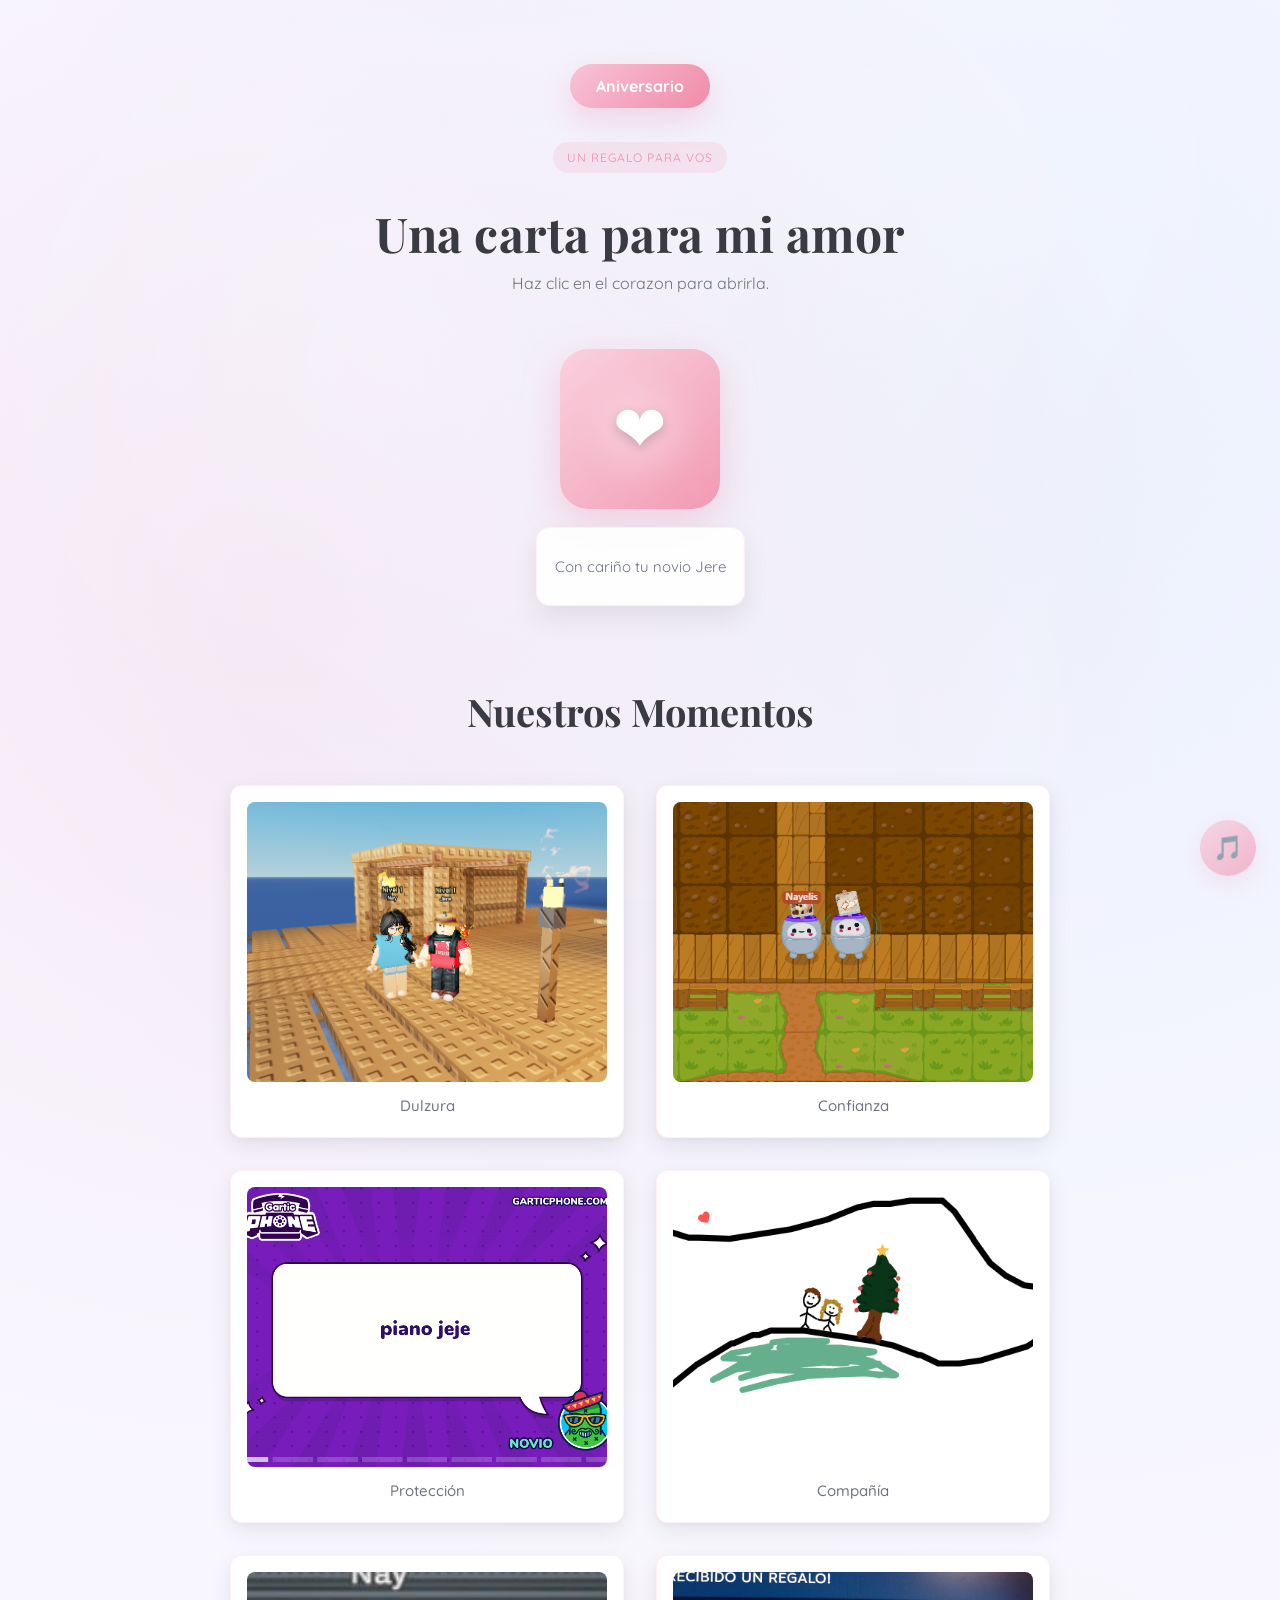
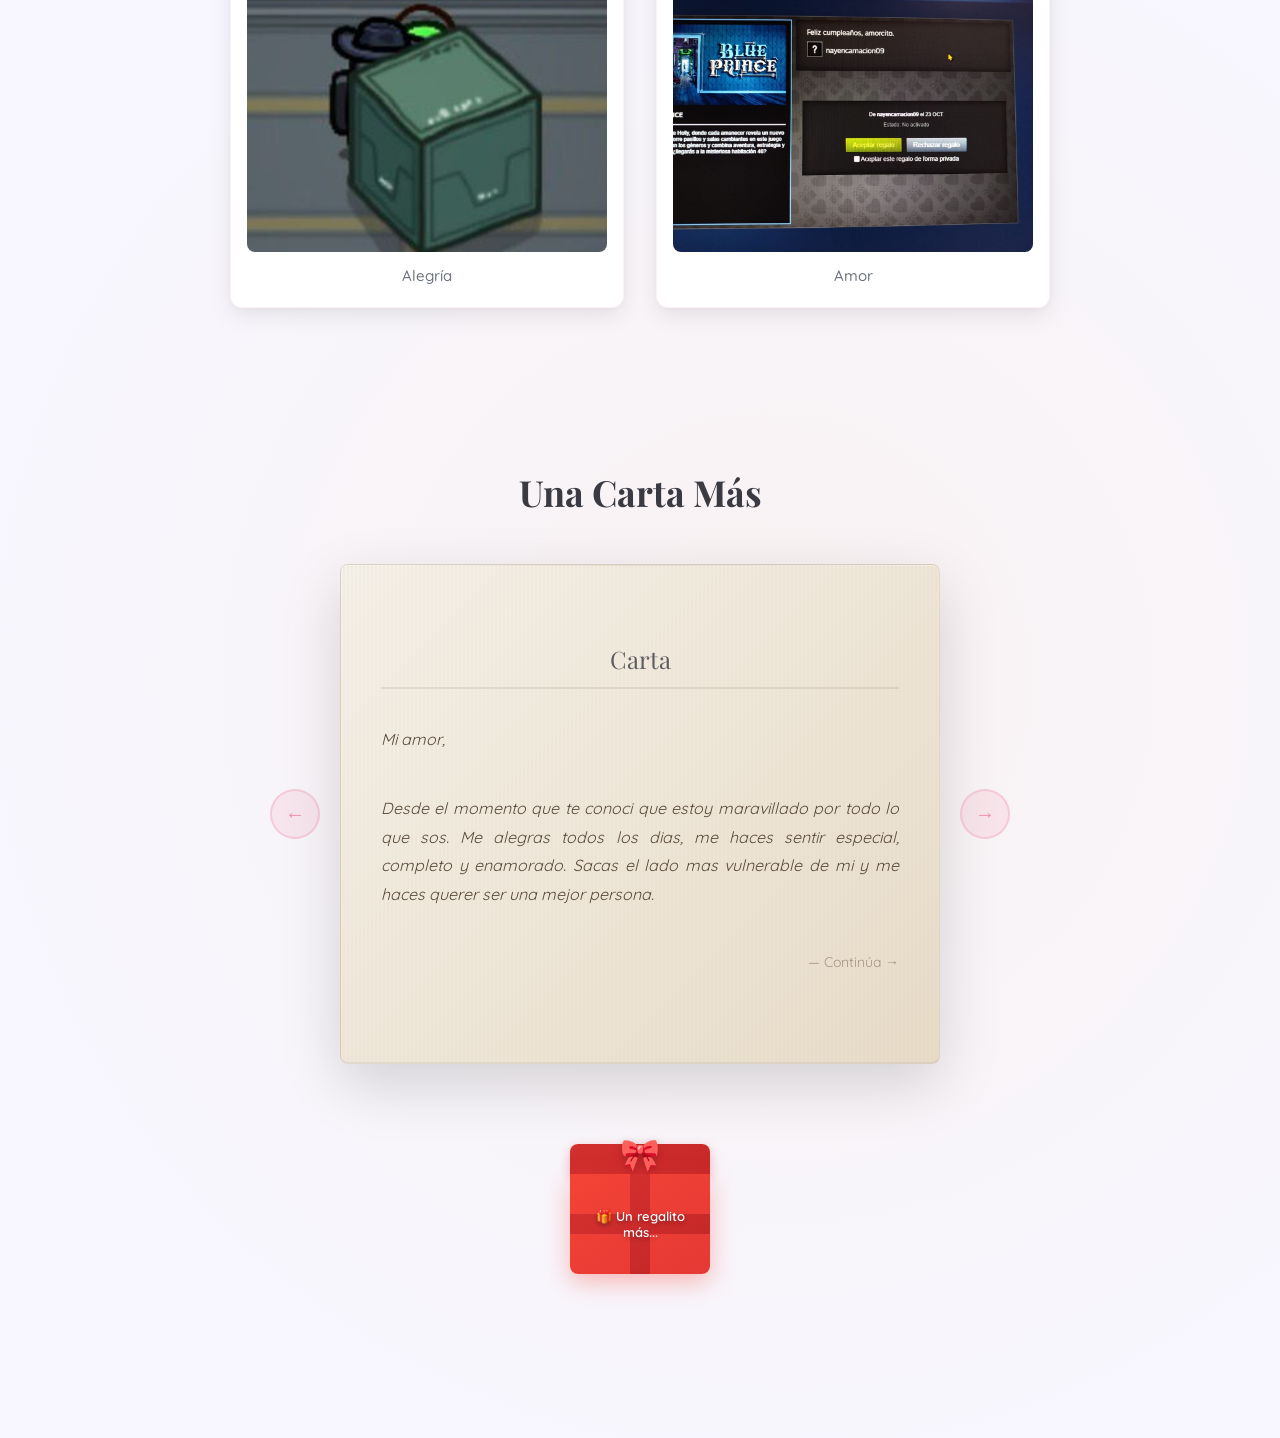
<file: index.html>
<!DOCTYPE html>
<html lang="es">
<head>
  <meta charset="UTF-8" />
  <meta name="viewport" content="width=device-width, initial-scale=1.0" />
  <title>Mis sentimientos por Nayelis Fernandez</title>
  <link rel="preconnect" href="https://fonts.googleapis.com">
  <link rel="preconnect" href="https://fonts.gstatic.com" crossorigin>
  <link href="https://fonts.googleapis.com/css2?family=Playfair+Display:wght@500;700&family=Quicksand:wght@400;600&display=swap" rel="stylesheet">
  <link rel="stylesheet" href="style.css" />
</head>
<body>
  <audio id="bgMusic" loop>
    <source src="assets/music.mp3" type="audio/mpeg">
  </audio>
  
  <button class="music-toggle" id="musicToggle" aria-label="Pausar música">
    <span class="music-icon">🎵</span>
  </button>

  <div class="bg-texture" aria-hidden="true"></div>
  <div class="container">
    <header class="header">
      <div class="top-actions">
        <a class="anniversary-button" href="anniversary.html">Aniversario</a>
      </div>
      <p class="eyebrow">Un regalo para vos</p>
      <h1>Una carta para mi amor</h1>
      <p class="sub">Haz clic en el corazon para abrirla.</p>
    </header>

    <main class="scene">
      <button class="heart" id="heart" aria-label="Abrir carta">
        <span class="shine"></span>
        <span class="pulse"></span>
        <span class="icon">❤</span>
      </button>
      <div class="note note-small">
        <p>Con cariño tu novio Jere</p>
      </div>
    </main>

    <section class="gallery">
      <h2 class="gallery-title">Nuestros Momentos</h2>
      <div class="gallery-grid">
        <div class="photo-frame">
          <img src="assets/foto1.jpg" alt="Nuestro momento juntos" />
          <p class="photo-caption">Dulzura</p>
        </div>
        <div class="photo-frame">
          <img src="assets/foto2.jpg" alt="Momento feliz" />
          <p class="photo-caption">Confianza</p>
        </div>
        <div class="photo-frame">
          <img src="assets/foto3.gif" alt="Juntos" />
          <p class="photo-caption">Protección</p>
        </div>
        <div class="photo-frame">
          <img src="assets/foto4.jpg" alt="Aventura" />
          <p class="photo-caption">Compañía</p>
        </div>
        <div class="photo-frame">
          <img src="assets/foto5.jpg" alt="Momento dulce" />
          <p class="photo-caption">Alegría</p>
        </div>
        <div class="photo-frame">
          <img src="assets/foto6.jpg" alt="Felicidad" />
          <p class="photo-caption">Amor</p>
        </div>
      </div>
    </section>

    <section class="letter-book-section">
      <h2 class="section-title">Una Carta Más</h2>
      <div class="letter-book">
        <button class="page-turn-btn page-turn-btn-left" id="prevPageBtn" aria-label="Volver página">
          <span class="turn-icon">←</span>
        </button>

        <div class="book-page book-page-front" id="bookPageFront">
          <div class="page-content">
            <p class="page-header">Carta</p>
            <p class="page-text">
              Mi amor,
            </p>
            <p class="page-text">

            </p>
            <p class="page-text">
              Desde el momento que te conoci que estoy maravillado por todo lo que sos.
              Me alegras todos los dias, me haces sentir especial, completo y enamorado.
              Sacas el lado mas vulnerable de mi y me haces querer ser una mejor persona.
              
            </p>
            <p class="page-footer">
              — Continúa →
            </p>
          </div>
        </div>

        <div class="book-page book-page-back" id="bookPageBack" hidden>
          <div class="page-content">
            <p class="page-header">Página 2</p>
            <p class="page-text">
              Carta de ejemplo
            </p>
            <p class="page-text">
              Gracias por existir, por hacerme feliz y hacerme la vida mas simple. Verdaderamente
              Todo es mas lindo desde que te conoci, y es por eso que te quise hacer este detalle.
              Espero que te guste y que sepas que cada palabra que escribi aca, viene desde lo mas profundo de mi ser.
              De verdad te amo con todo mi corazon.
            </p>
            <p class="page-footer">
              Con todo su amor: Tu novio ❤
            </p>
          </div>
        </div>

        <button class="page-turn-btn page-turn-btn-right" id="nextPageBtn" aria-label="Pasar página">
          <span class="turn-icon">→</span>
        </button>
      </div>
    </section>

    <section class="gift-section">
      <div class="gift-box" id="giftBox">
        <div class="gift-lid">
          <div class="bow">🎀</div>
        </div>
        <div class="gift-body">
          <p class="gift-text">🎁 Un regalito más...</p>
        </div>
      </div>
      <div class="gift-content" id="giftContent" hidden>
        <button class="close-gift" id="closeGift" aria-label="Cerrar regalo">×</button>
        <h3 class="gift-title">🎄 Playlist Especial 🎄</h3>
        <div class="spotify-container">
          <iframe data-testid="embed-iframe" style="border-radius:12px" src="https://open.spotify.com/embed/playlist/2BHzyOZ7gRALqQRR4OWiQD?utm_source=generator&theme=0" width="100%" height="352" frameBorder="0" allowfullscreen="" allow="autoplay; clipboard-write; encrypted-media; fullscreen; picture-in-picture" loading="lazy"></iframe>
        </div>
        <p class="spotify-fallback">Si no te abre, <a href="https://open.spotify.com/playlist/2BHzyOZ7gRALqQRR4OWiQD?si=55df61c9fca84693&pt=687d780756c4cedeebc9e2c209957554" target="_blank" class="spotify-link">abri este link mi amor 🎵</a></p>
      </div>
    </section>
  </div>

  <div class="overlay" id="overlay" hidden>
    <div class="letter" role="dialog" aria-modal="true" aria-labelledby="title">
      <button class="close" id="close" aria-label="Cerrar carta">×</button>
      <p class="eyebrow">Carta para Nayelis</p>
      <h2 id="title">Gracias por existir</h2>
      <p>Hola mi amor,</p>
      <p>
        Hace algunos años escuché una canción que me hizo pensar en vos.
        Vos todavía no estabas en mi vida, pero esa canción hablaba sobre
        regalar con amor aquello que uno sabe hacer mejor, o lo que sabe hacer.
        En ese momento jamás imaginé que algún día conocería a alguien a quien quisiera dedicarle algo tan tierno como una de mis canciones favoritas.
        Pero entonces llegaste vos.
      </p>
      <p>
        Te dedico con todo mi corzon, esta carta virtual, que hice con mucho amor
        y pensando en vos. Espero que te guste, y que sepas que cada palabra
        que escribi aca, viene desde lo mas profundo de mi ser.
      </p>
      <p>Con todo mi amor,</p>
      <p class="sig">Jere 💗</p>
    </div>
  </div>

  <script src="script.js"></script>
</body>
</html>
</file>
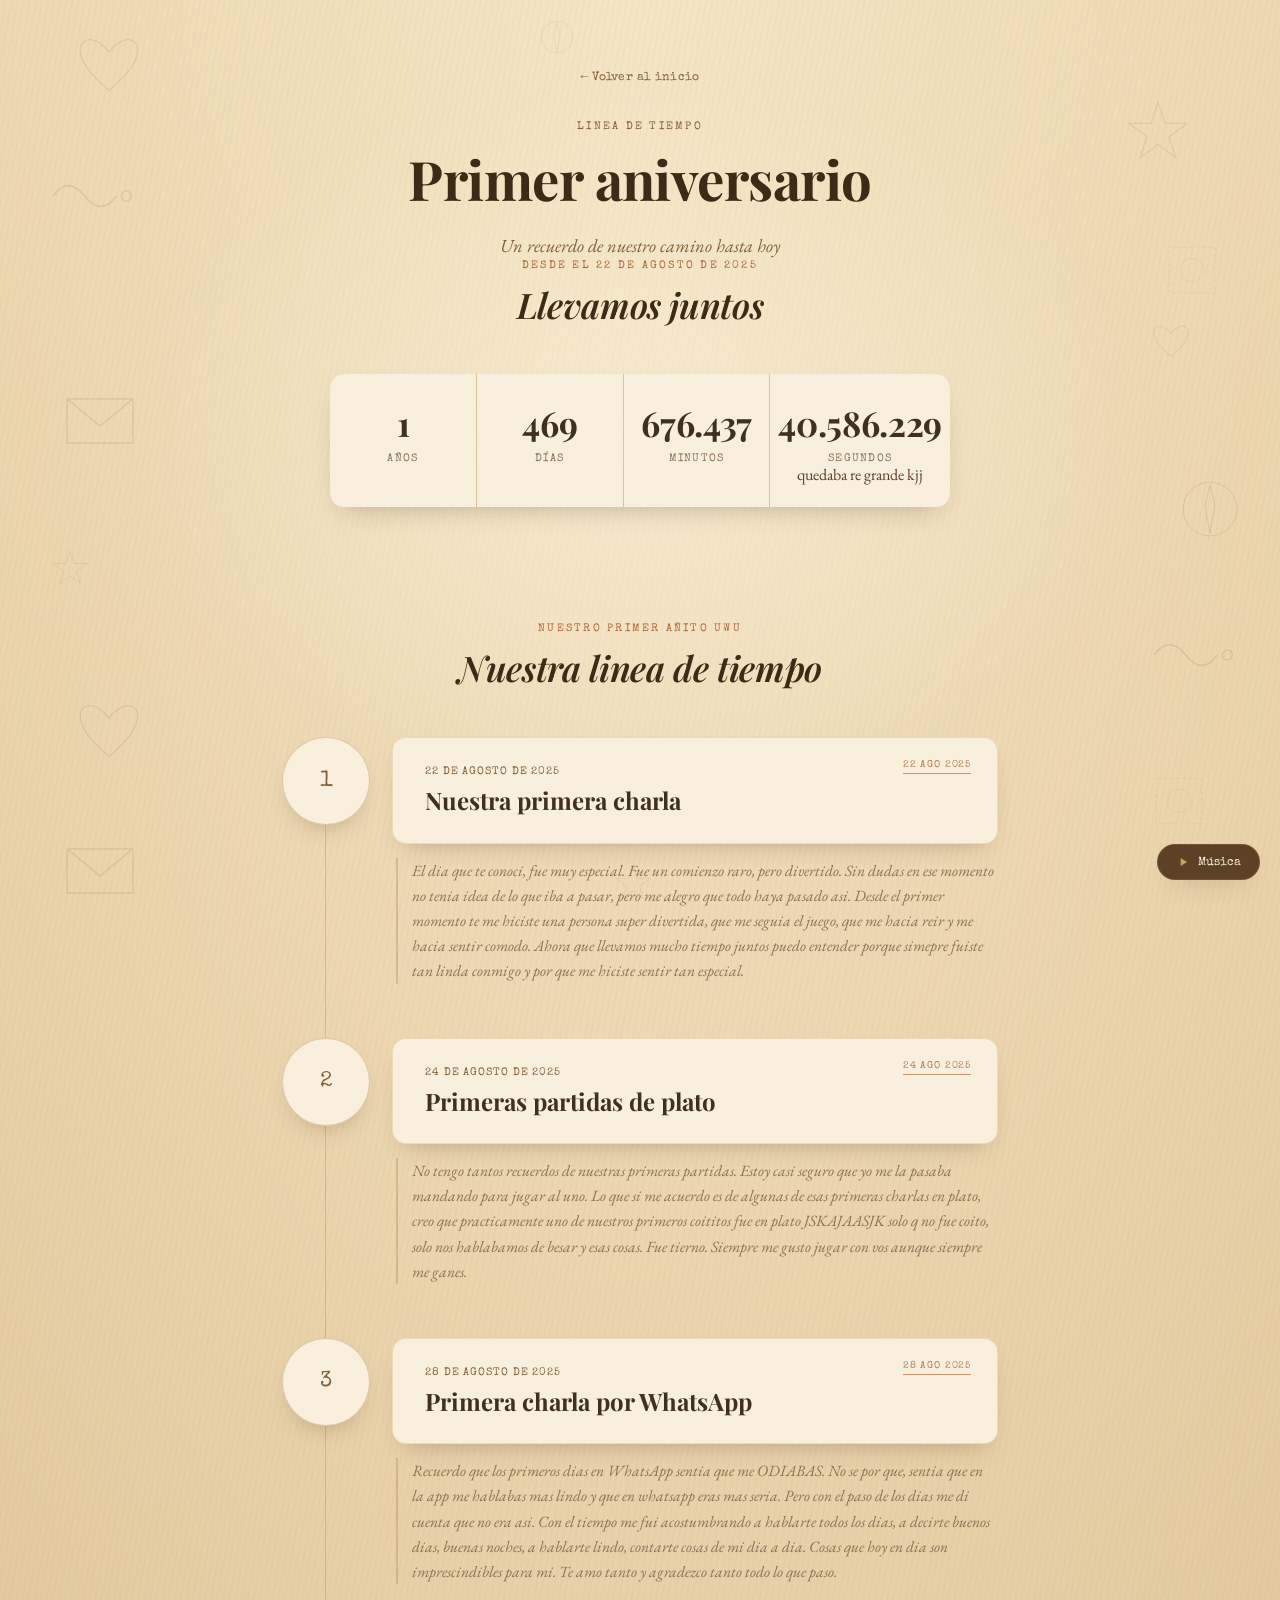
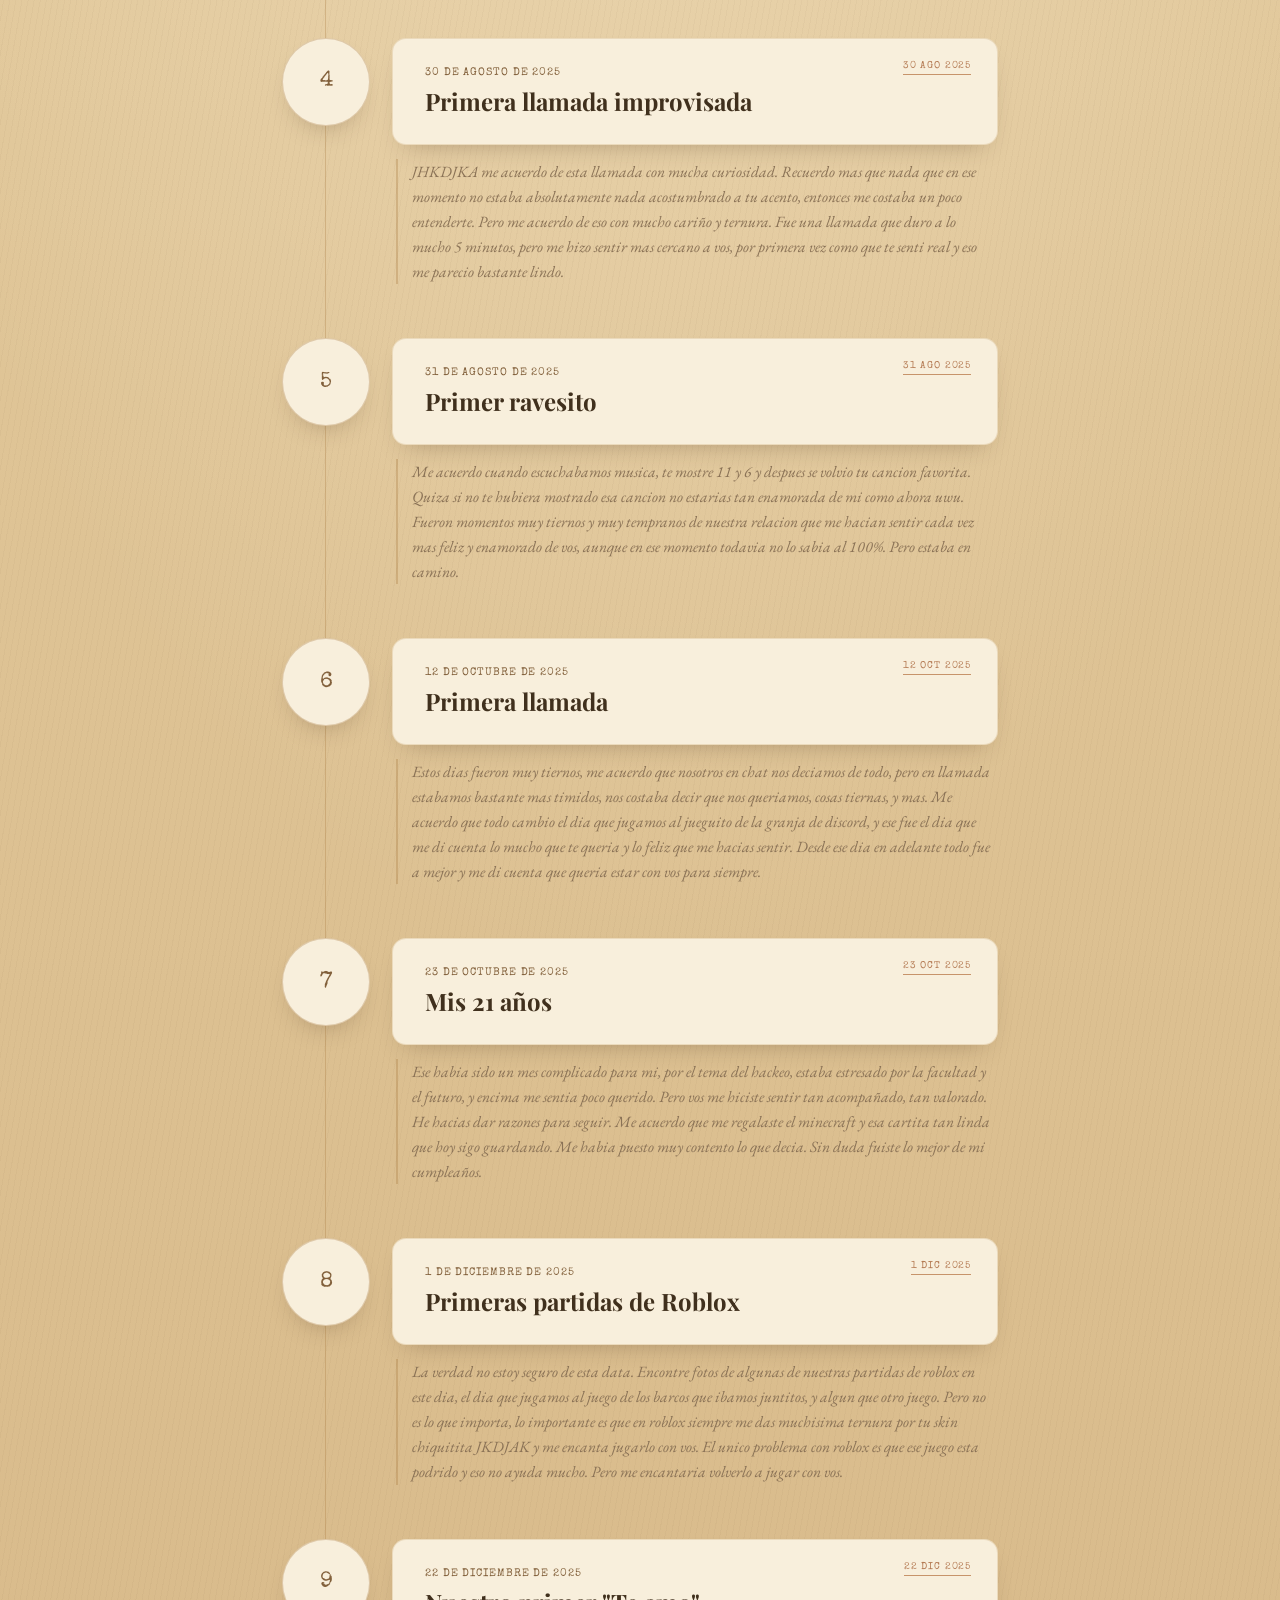
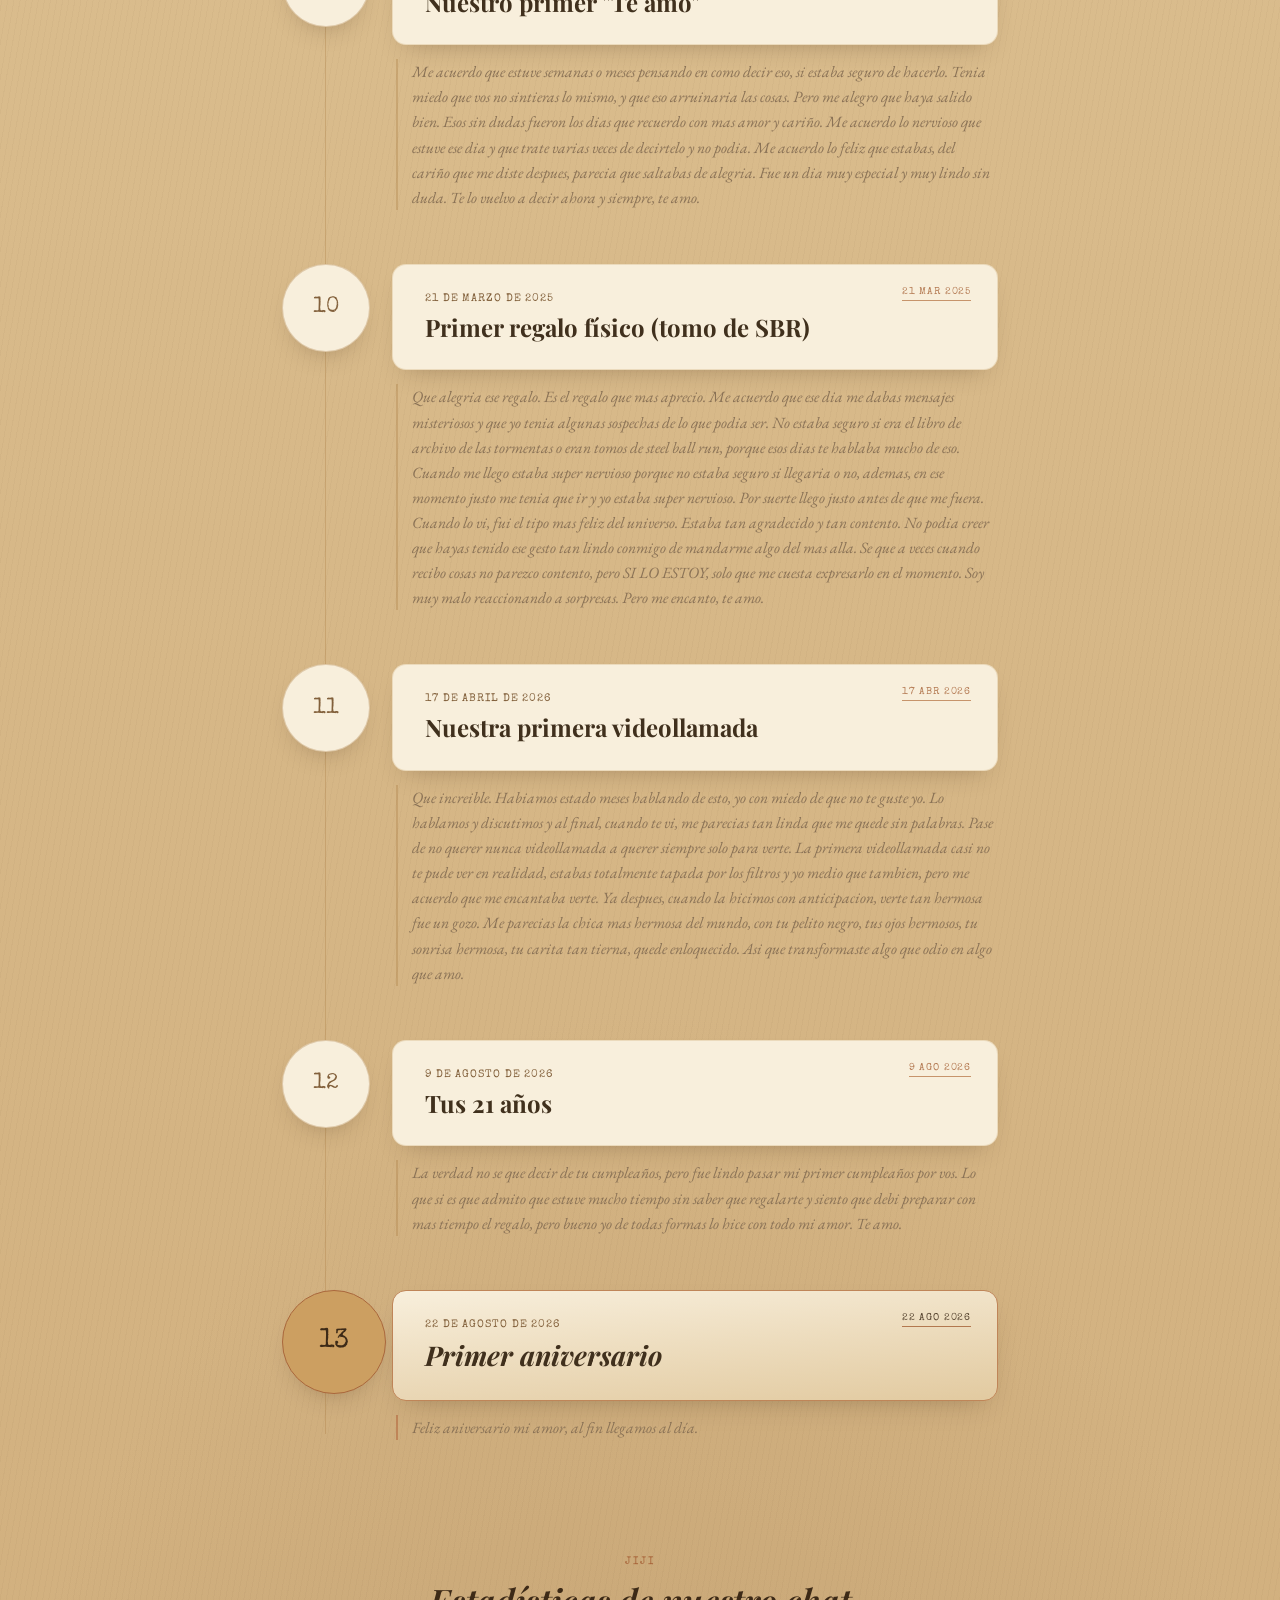
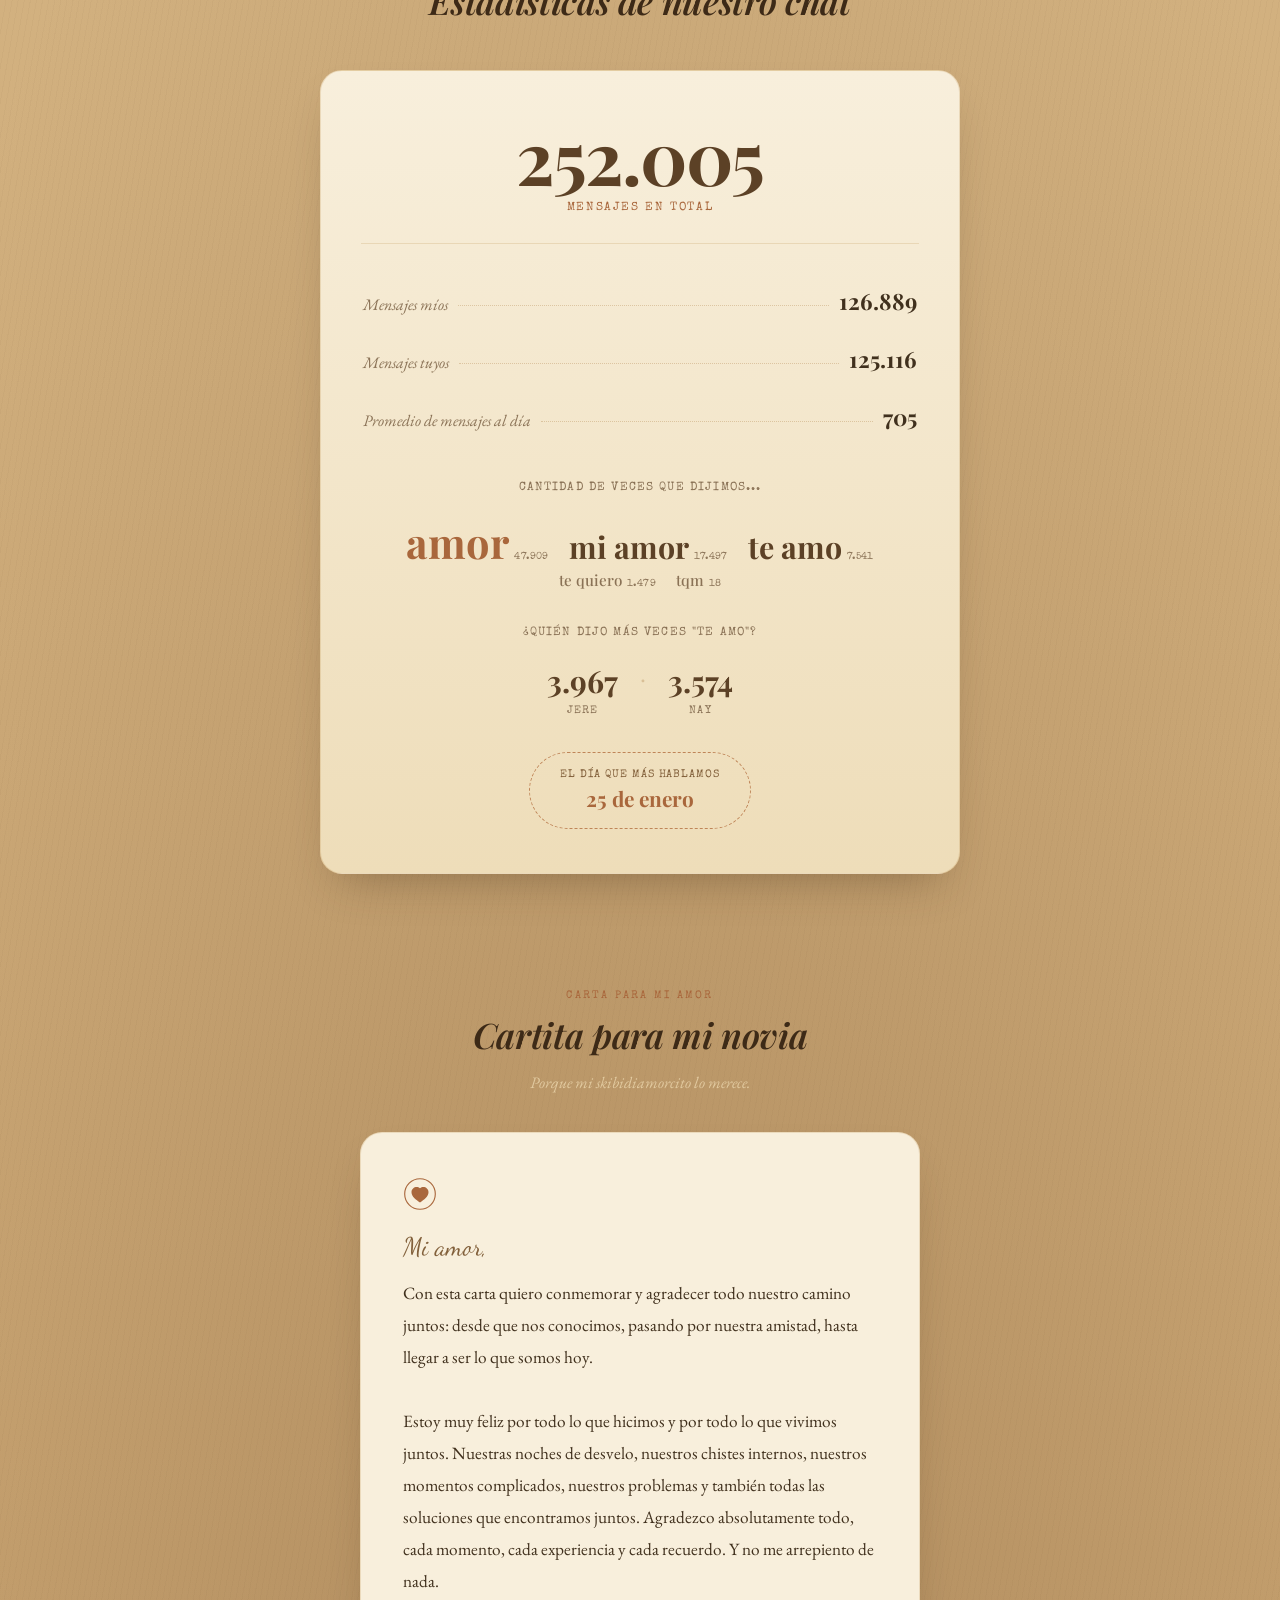
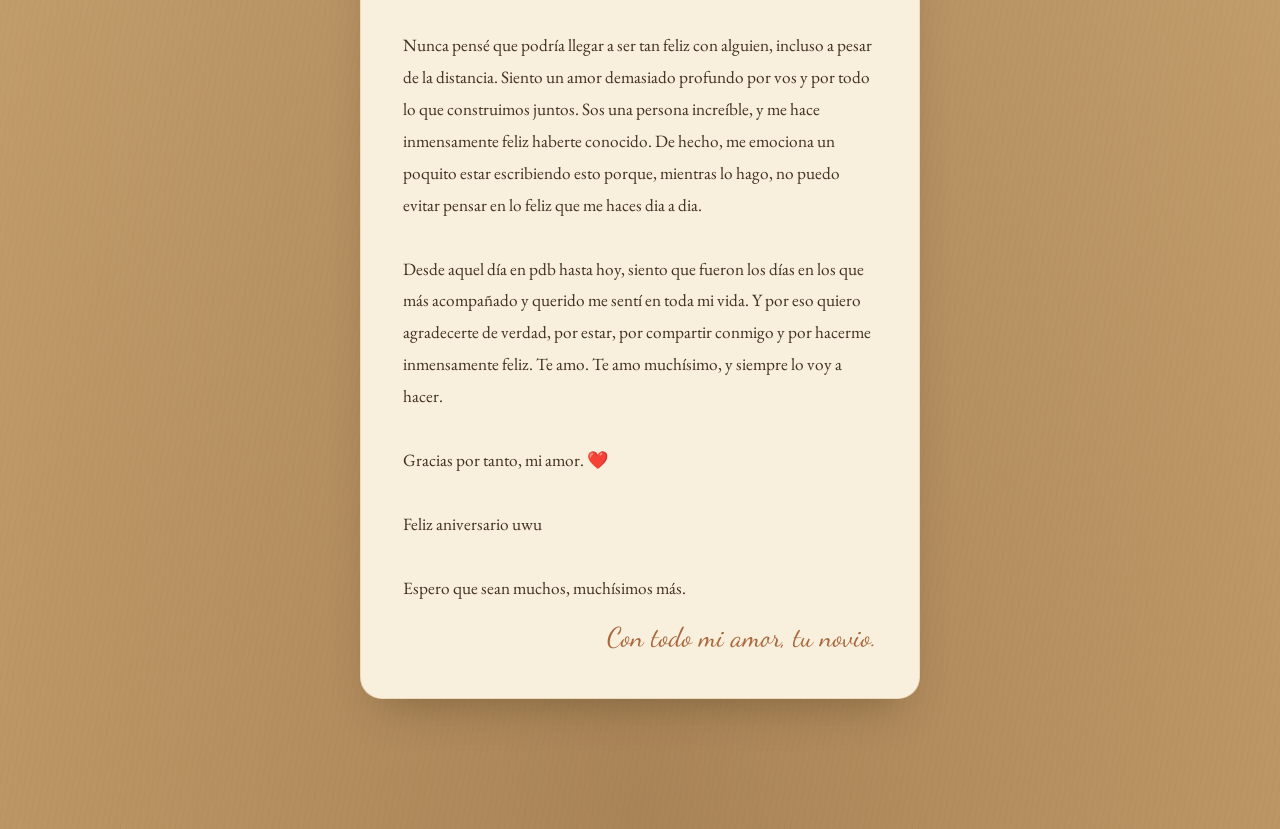
<file: anniversary.html>
<!DOCTYPE html>
<html lang="es">
<head>
  <meta charset="UTF-8" />
  <meta name="viewport" content="width=device-width, initial-scale=1.0" />
  <title>Primer aniversario</title>
  <link rel="preconnect" href="https://fonts.googleapis.com">
  <link rel="preconnect" href="https://fonts.gstatic.com" crossorigin>
  <link href="https://fonts.googleapis.com/css2?family=Playfair+Display:ital,wght@0,500;0,700;1,600&family=EB+Garamond:ital,wght@0,400;0,500;1,400&family=Special+Elite&family=Dancing+Script:wght@600;700&display=swap" rel="stylesheet">
  <link rel="stylesheet" href="anniversary.css" />
</head>
<body>

  <!-- Música de fondo -->
  <audio id="bg-music" src="music2.mp3" loop preload="auto"></audio>
  <button id="music-toggle" class="music-toggle" type="button" aria-pressed="false">
    <span class="music-toggle__icon" aria-hidden="true">
      <svg class="icon-play" viewBox="0 0 24 24" fill="currentColor"><path d="M8 5v14l11-7z"/></svg>
      <svg class="icon-pause" viewBox="0 0 24 24" fill="currentColor"><path d="M6 5h4v14H6zm8 0h4v14h-4z"/></svg>
    </span>
    <span class="music-toggle__label">Música</span>
  </button>

  <!-- Formitas vintage de fondo -->
  <div class="bg-motifs" aria-hidden="true">
    <svg class="motif motif--heart" style="top:4%; left:6%; --i:0; --r:-6deg;" viewBox="0 0 100 100"><path d="M50 85 C20 60,5 40,5 22 C5 8,18 2,30 8 C40 13,50 25,50 25 C50 25,60 13,70 8 C82 2,95 8,95 22 C95 40,80 60,50 85 Z" fill="none" stroke="currentColor" stroke-width="2"/></svg>
    <svg class="motif motif--star" style="top:11%; left:88%; --i:1; --r:10deg;" viewBox="0 0 100 100"><path d="M50 5 L61 38 L96 38 L67 59 L78 92 L50 71 L22 92 L33 59 L4 38 L39 38 Z" fill="none" stroke="currentColor" stroke-width="2"/></svg>
    <svg class="motif motif--swirl" style="top:19%; left:4%; --i:2; --r:-3deg;" viewBox="0 0 100 60"><path d="M2 30 Q20 5 40 30 T78 30" fill="none" stroke="currentColor" stroke-width="2"/><circle cx="90" cy="30" r="6" fill="none" stroke="currentColor" stroke-width="2"/></svg>
    <svg class="motif motif--stamp" style="top:27%; left:91%; --i:3; --r:-4deg;" viewBox="0 0 100 100"><rect x="8" y="8" width="84" height="84" fill="none" stroke="currentColor" stroke-width="2" stroke-dasharray="6 6"/><circle cx="50" cy="50" r="22" fill="none" stroke="currentColor" stroke-width="1.5"/></svg>
    <svg class="motif motif--heart motif--sm" style="top:36%; left:90%; --i:4; --r:8deg;" viewBox="0 0 100 100"><path d="M50 85 C20 60,5 40,5 22 C5 8,18 2,30 8 C40 13,50 25,50 25 C50 25,60 13,70 8 C82 2,95 8,95 22 C95 40,80 60,50 85 Z" fill="none" stroke="currentColor" stroke-width="2.5"/></svg>
    <svg class="motif motif--envelope" style="top:44%; left:5%; --i:5; --r:6deg;" viewBox="0 0 100 70"><rect x="4" y="4" width="92" height="62" fill="none" stroke="currentColor" stroke-width="2"/><path d="M4 4 L50 42 L96 4" fill="none" stroke="currentColor" stroke-width="2"/></svg>
    <svg class="motif motif--compass" style="top:53%; left:92%; --i:6; --r:0deg;" viewBox="0 0 100 100"><circle cx="50" cy="50" r="42" fill="none" stroke="currentColor" stroke-width="1.5"/><path d="M50 12 L58 46 L50 88 L42 46 Z" fill="none" stroke="currentColor" stroke-width="1.5"/></svg>
    <svg class="motif motif--star motif--sm" style="top:61%; left:4%; --i:7; --r:12deg;" viewBox="0 0 100 100"><path d="M50 5 L61 38 L96 38 L67 59 L78 92 L50 71 L22 92 L33 59 L4 38 L39 38 Z" fill="none" stroke="currentColor" stroke-width="2.5"/></svg>
    <svg class="motif motif--swirl" style="top:70%; left:90%; --i:8; --r:-3deg;" viewBox="0 0 100 60"><path d="M2 30 Q20 5 40 30 T78 30" fill="none" stroke="currentColor" stroke-width="2"/><circle cx="90" cy="30" r="6" fill="none" stroke="currentColor" stroke-width="2"/></svg>
    <svg class="motif motif--heart" style="top:78%; left:6%; --i:9; --r:-6deg;" viewBox="0 0 100 100"><path d="M50 85 C20 60,5 40,5 22 C5 8,18 2,30 8 C40 13,50 25,50 25 C50 25,60 13,70 8 C82 2,95 8,95 22 C95 40,80 60,50 85 Z" fill="none" stroke="currentColor" stroke-width="2"/></svg>
    <svg class="motif motif--stamp" style="top:86%; left:90%; --i:10; --r:-4deg;" viewBox="0 0 100 100"><rect x="8" y="8" width="84" height="84" fill="none" stroke="currentColor" stroke-width="2" stroke-dasharray="6 6"/><circle cx="50" cy="50" r="22" fill="none" stroke="currentColor" stroke-width="1.5"/></svg>
    <svg class="motif motif--envelope" style="top:94%; left:5%; --i:11; --r:6deg;" viewBox="0 0 100 70"><rect x="4" y="4" width="92" height="62" fill="none" stroke="currentColor" stroke-width="2"/><path d="M4 4 L50 42 L96 4" fill="none" stroke="currentColor" stroke-width="2"/></svg>
    <svg class="motif motif--compass motif--sm" style="top:2%; left:42%; --i:12; --r:2deg;" viewBox="0 0 100 100"><circle cx="50" cy="50" r="42" fill="none" stroke="currentColor" stroke-width="1.5"/><path d="M50 12 L58 46 L50 88 L42 46 Z" fill="none" stroke="currentColor" stroke-width="1.5"/></svg>
    <svg class="motif motif--star motif--sm" style="top:96%; left:48%; --i:13; --r:-8deg;" viewBox="0 0 100 100"><path d="M50 5 L61 38 L96 38 L67 59 L78 92 L50 71 L22 92 L33 59 L4 38 L39 38 Z" fill="none" stroke="currentColor" stroke-width="2.5"/></svg>
  </div>

  <div class="page-shell">
    <header class="anniversary-header">
      <a class="back-link" href="index.html">← Volver al inicio</a>
      <p class="eyebrow">Linea de tiempo</p>
      <h1>Primer aniversario</h1>
      <p class="subtitle">Un recuerdo de nuestro camino hasta hoy</p>
    </header>

    <main class="content-wrap">

      <!-- Contador en vivo -->
      <section class="counter-section" aria-label="Tiempo que llevamos juntos">
        <p class="eyebrow accent">Desde el 22 de agosto de 2025</p>
        <h2 class="section-title">Llevamos juntos</h2>

        <div class="counter-grid">
          <div class="counter-box">
            <span class="counter-value" id="count-years">0</span>
            <span class="counter-label">Años</span>
          </div>
          <div class="counter-box">
            <span class="counter-value" id="count-days">0</span>
            <span class="counter-label">Días</span>
          </div>
          <div class="counter-box">
            <span class="counter-value" id="count-minutes">0</span>
            <span class="counter-label">Minutos</span>
          </div>
          <div class="counter-box">
            <span class="counter-value" id="count-seconds">0</span>
            <span class="counter-label">Segundos</span>
            <span class="counter-sublabel">quedaba re grande kjj</span>
          </div>
        </div>
      </section>

      <!-- Línea de tiempo -->
      <section class="timeline-section" aria-label="Línea de tiempo de nuestra historia">
        <p class="eyebrow accent">Nuestro primer añito uwu</p>
        <h2 class="section-title">Nuestra linea de tiempo</h2>

        <div class="timeline">
          <div class="timeline-track" aria-hidden="true"></div>

          <article class="timeline-item">
            <div class="timeline-dot" tabindex="0" data-tooltip="un dia y ya casados uwu">1</div>
            <div class="timeline-content">

              <div class="timeline-card">
                <span class="timeline-postmark">22 AGO 2025</span>
                <span class="timeline-date">22 de agosto de 2025</span>
                <p>Nuestra primera charla</p>
              </div>

              <p class="timeline-note">El dia que te conoci, fue muy especial. Fue un comienzo raro, pero divertido.
                Sin dudas en ese momento no tenia idea de lo que iba a pasar, pero me alegro que todo haya pasado asi.
                Desde el primer momento te me hiciste una persona super divertida, que me seguia el juego, que me hacia reir y me hacia sentir comodo.
                Ahora que llevamos mucho tiempo juntos puedo entender porque simepre fuiste tan linda conmigo y por que me hiciste sentir tan especial.
              </p>

            </div>
          </article>

          <article class="timeline-item">
            <div class="timeline-dot" tabindex="0" data-tooltip="jugando felices como tortolitos enamorados jiji">2</div>
            <div class="timeline-content">

              <div class="timeline-card">
                <span class="timeline-postmark">24 AGO 2025</span>
                <span class="timeline-date">24 de agosto de 2025</span>
                <p>Primeras partidas de plato</p>
              </div>

              <p class="timeline-note">No tengo tantos recuerdos de nuestras primeras partidas. Estoy casi seguro que yo me la pasaba mandando
                para jugar al uno. Lo que si me acuerdo es de algunas de esas primeras charlas en plato, creo que practicamente uno de nuestros primeros
                coititos fue en plato JSKAJAASJK solo q no fue coito, solo nos hablabamos de besar y esas cosas. Fue tierno. Siempre me gusto jugar con vos
                aunque siempre me ganes.
              </p>

            </div>
          </article>

          <article class="timeline-item">
            <div class="timeline-dot" tabindex="0" data-tooltip="que linda que sos">3</div>
            <div class="timeline-content">

              <div class="timeline-card">
                <span class="timeline-postmark">28 AGO 2025</span>
                <span class="timeline-date">28 de agosto de 2025</span>
                <p>Primera charla por WhatsApp</p>
              </div>

              <p class="timeline-note">Recuerdo que los primeros dias en WhatsApp sentia que me ODIABAS. No se por que, sentia que en la app me hablabas
                mas lindo y que en whatsapp eras mas seria. Pero con el paso de los dias me di cuenta que no era asi. Con el tiempo me fui acostumbrando
                a hablarte todos los dias, a decirte buenos dias, buenas noches, a hablarte lindo, contarte cosas de mi dia a dia. Cosas que hoy en dia son
                imprescindibles para mi. Te amo tanto y agradezco tanto todo lo que paso.
              </p>

            </div>
          </article>

          <article class="timeline-item">
            <div class="timeline-dot" tabindex="0" data-tooltip="La llamada mas corta de la historia">4</div>
            <div class="timeline-content">

              <div class="timeline-card">
                <span class="timeline-postmark">30 AGO 2025</span>
                <span class="timeline-date">30 de agosto de 2025</span>
                <p>Primera llamada improvisada</p>
              </div>

              <p class="timeline-note">JHKDJKA me acuerdo de esta llamada con mucha curiosidad. Recuerdo mas que nada que en ese momento
                no estaba absolutamente nada acostumbrado a tu acento, entonces me costaba un poco entenderte. Pero me acuerdo de eso con mucho 
                cariño y ternura. Fue una llamada que duro a lo mucho 5 minutos, pero me hizo sentir mas cercano a vos, por primera vez como que te senti
                real y eso me parecio bastante lindo. 
              </p>

            </div>
          </article>

          <article class="timeline-item">
            <div class="timeline-dot" tabindex="0" data-tooltip="primeras trasnochaditas.">5</div>
            <div class="timeline-content">

              <div class="timeline-card">
                <span class="timeline-postmark">31 AGO 2025</span>
                <span class="timeline-date">31 de agosto de 2025</span>
                <p>Primer ravesito</p>
              </div>

              <p class="timeline-note">Me acuerdo cuando escuchabamos musica, te mostre 11 y 6 y despues se volvio tu cancion favorita. Quiza si
                no te hubiera mostrado esa cancion no estarias tan enamorada de mi como ahora uwu. Fueron momentos muy tiernos y muy tempranos
                de nuestra relacion que me hacian sentir cada vez mas feliz y enamorado de vos, aunque en ese momento todavia no lo sabia al 100%. Pero
                estaba en camino.
              </p>

            </div>
          </article>

          <article class="timeline-item">
            <div class="timeline-dot" tabindex="0" data-tooltip="La llamada luchada">6</div>
            <div class="timeline-content">

              <div class="timeline-card">
                <span class="timeline-postmark">12 OCT 2025</span>
                <span class="timeline-date">12 de octubre de 2025</span>
                <p>Primera llamada</p>
              </div>

              <p class="timeline-note">Estos dias fueron muy tiernos, me acuerdo que nosotros en chat nos deciamos de todo, pero en llamada
                estabamos bastante mas timidos, nos costaba decir que nos queriamos, cosas tiernas, y mas. Me acuerdo que todo cambio el dia
                que jugamos al jueguito de la granja de discord, y ese fue el dia que me di cuenta lo mucho que te queria y lo feliz que me hacias
                sentir. Desde ese dia en adelante todo fue a mejor y me di cuenta que queria estar con vos para siempre.
              </p>

            </div>
          </article>

          <article class="timeline-item">
            <div class="timeline-dot" tabindex="0" data-tooltip="Cumplí años con vos ya cerca del corazón.">7</div>
            <div class="timeline-content">

              <div class="timeline-card">
                <span class="timeline-postmark">23 OCT 2025</span>
                <span class="timeline-date">23 de octubre de 2025</span>
                <p>Mis 21 años</p>
              </div>

              <p class="timeline-note">Ese habia sido un mes complicado para mi, por el tema del hackeo, estaba estresado por la facultad y el futuro,
                y encima me sentia poco querido. Pero vos me hiciste sentir tan acompañado, tan valorado. He hacias dar razones para seguir. 
                Me acuerdo que me regalaste el minecraft y esa cartita tan linda que hoy sigo guardando. Me habia puesto muy contento lo que decia.
                Sin duda fuiste lo mejor de mi cumpleaños.
              </p>

            </div>
          </article>

          <article class="timeline-item">
            <div class="timeline-dot" tabindex="0" data-tooltip="Construyendo cosas juntos, aunque sea en un juego.">8</div>
            <div class="timeline-content">

              <div class="timeline-card">
                <span class="timeline-postmark">1 DIC 2025</span>
                <span class="timeline-date">1 de diciembre de 2025</span>
                <p>Primeras partidas de Roblox</p>
              </div>

              <p class="timeline-note">La verdad no estoy seguro de esta data. Encontre fotos de algunas de nuestras partidas de roblox
                en este dia, el dia que jugamos al juego de los barcos que ibamos juntitos, y algun que otro juego. Pero no es lo que importa,
                lo importante es que en roblox siempre me das muchisima ternura por tu skin chiquitita JKDJAK y me encanta jugarlo con vos.
                El unico problema con roblox es que ese juego esta podrido y eso no ayuda mucho. Pero me encantaria volverlo a jugar con vos.
              </p>

            </div>
          </article>

          <article class="timeline-item">
            <div class="timeline-dot" tabindex="0" data-tooltip="Dos palabras que cambiaron todo.">9</div>
            <div class="timeline-content">

              <div class="timeline-card">
                <span class="timeline-postmark">22 DIC 2025</span>
                <span class="timeline-date">22 de diciembre de 2025</span>
                <p>Nuestro primer "Te amo"</p>
              </div>

              <p class="timeline-note">Me acuerdo que estuve semanas o meses pensando en como decir eso, si estaba seguro de hacerlo. Tenia
                miedo que vos no sintieras lo mismo, y que eso arruinaria las cosas. Pero me alegro que haya salido bien. Esos sin dudas
                fueron los dias que recuerdo con mas amor y cariño. Me acuerdo lo nervioso que estuve ese dia y que trate varias veces de decirtelo
                y no podia. Me acuerdo lo feliz que estabas, del cariño que me diste despues, parecia que saltabas de alegria. Fue un dia muy especial y muy lindo sin duda.
                Te lo vuelvo a decir ahora y siempre, te amo.
              </p>

            </div>
          </article>

          <article class="timeline-item">
            <div class="timeline-dot" tabindex="0" data-tooltip="Algo que se podía tocar, no solo sentir.">10</div>
            <div class="timeline-content">

              <div class="timeline-card">
                <span class="timeline-postmark">21 MAR 2025</span>
                <span class="timeline-date">21 de marzo de 2025</span>
                <p>Primer regalo físico (tomo de SBR)</p>
              </div>

              <p class="timeline-note">Que alegria ese regalo. Es el regalo que mas aprecio. Me acuerdo que ese dia me dabas mensajes misteriosos
                y que yo tenia algunas sospechas de lo que podia ser. No estaba seguro si era el libro de archivo de las tormentas o eran tomos de steel ball run, porque
                esos dias te hablaba mucho de eso. Cuando me llego estaba super nervioso porque no estaba seguro si llegaria o no, ademas, en ese momento justo me tenia que ir
                y yo estaba super nervioso. Por suerte llego justo antes de que me fuera. Cuando lo vi, fui el tipo mas feliz del universo. Estaba tan agradecido y tan contento.
                No podia creer que hayas tenido ese gesto tan lindo conmigo de mandarme algo del mas alla. Se que a veces cuando recibo cosas no parezco
                contento, pero SI LO ESTOY, solo que me cuesta expresarlo en el momento. Soy muy malo reaccionando a sorpresas. Pero me encanto, te amo.
              </p>

            </div>
          </article>

          <article class="timeline-item">
            <div class="timeline-dot" tabindex="0" data-tooltip="Por fin poder verte la cara mientras hablábamos.">11</div>
            <div class="timeline-content">

              <div class="timeline-card">
                <span class="timeline-postmark">17 ABR 2026</span>
                <span class="timeline-date">17 de abril de 2026</span>
                <p>Nuestra primera videollamada</p>
              </div>

              <p class="timeline-note">Que increible. Habiamos estado meses hablando de esto, yo con miedo de que no te guste yo. 
                Lo hablamos y discutimos y al final, cuando te vi, me parecias tan linda que me quede sin palabras. Pase de no querer
                nunca videollamada a querer siempre solo para verte. 
                La primera videollamada casi no te pude ver en realidad, estabas totalmente tapada por los filtros y yo medio que tambien, pero
                me acuerdo que me encantaba verte. Ya despues, cuando la hicimos con anticipacion, verte tan hermosa fue un gozo. Me parecias la chica
                mas hermosa del mundo, con tu pelito negro, tus ojos hermosos, tu sonrisa hermosa, tu carita tan tierna, quede enloquecido. Asi que
                transformaste algo que odio en algo que amo.
              </p>

            </div>
          </article>

          <article class="timeline-item">
            <div class="timeline-dot" tabindex="0" data-tooltip="Otro año más de vos en el mundo, suerte para mí.">12</div>
            <div class="timeline-content">

              <div class="timeline-card">
                <span class="timeline-postmark">9 AGO 2026</span>
                <span class="timeline-date">9 de agosto de 2026</span>
                <p>Tus 21 años</p>
              </div>

              <p class="timeline-note">La verdad no se que decir de tu cumpleaños, pero fue lindo pasar mi primer cumpleaños por vos.
                Lo que si es que admito que estuve mucho tiempo sin saber que regalarte y siento que debi preparar con mas tiempo el regalo, pero bueno
                yo de todas formas lo hice con todo mi amor. Te amo.
              </p>

            </div>
          </article>

          <article class="timeline-item timeline-item--highlight">
            <div class="timeline-dot timeline-dot--highlight" tabindex="0" data-tooltip="Un año entero, y siento que recién empieza.">13</div>
            <div class="timeline-content">

              <div class="timeline-card timeline-card--highlight">
                <span class="timeline-postmark timeline-postmark--highlight">22 AGO 2026</span>
                <span class="timeline-date">22 de agosto de 2026</span>
                <p>Primer aniversario</p>
              </div>

              <p class="timeline-note">Feliz aniversario mi amor, al fin llegamos al día.</p>

            </div>
          </article>

        </div>
      </section>

      <!-- Estadísticas del chat -->
      <section class="stats-section" aria-label="Estadísticas de nuestro chat">
        <p class="eyebrow accent">jiji</p>
        <h2 class="section-title">Estadísticas de nuestro chat</h2>

        <div class="stats-panel">

          <div class="stats-hero">
            <span class="stats-hero__value">252.005</span>
            <span class="stats-hero__label">Mensajes en total</span>
          </div>

          <div class="stats-ledger">
            <div class="ledger-row">
              <span class="ledger-row__label">Mensajes míos</span>
              <span class="ledger-row__leader" aria-hidden="true"></span>
              <span class="ledger-row__value">126.889</span>
            </div>
            <div class="ledger-row">
              <span class="ledger-row__label">Mensajes tuyos</span>
              <span class="ledger-row__leader" aria-hidden="true"></span>
              <span class="ledger-row__value">125.116</span>
            </div>
            <div class="ledger-row">
              <span class="ledger-row__label">Promedio de mensajes al día</span>
              <span class="ledger-row__leader" aria-hidden="true"></span>
              <span class="ledger-row__value">705</span>
            </div>
          </div>

          <p class="stats-subtitle">Cantidad de veces que dijimos...</p>

          <div class="word-cloud">
            <span class="word-cloud__item word-cloud__item--xl">amor <sup>47.909</sup></span>
            <span class="word-cloud__item word-cloud__item--lg">mi amor <sup>17.497</sup></span>
            <span class="word-cloud__item word-cloud__item--lg">te amo <sup>7.541</sup></span>
            <span class="word-cloud__item word-cloud__item--sm">te quiero <sup>1.479</sup></span>
            <span class="word-cloud__item word-cloud__item--sm">tqm <sup>18</sup></span>
          </div>

          <p class="stats-subtitle stats-subtitle--split">¿Quién dijo más veces "te amo"?</p>

          <div class="split-stat">
            <div class="split-stat__item">
              <span class="split-stat__value">3.967</span>
              <span class="split-stat__name">Jere</span>
            </div>
            <span class="split-stat__divider" aria-hidden="true">·</span>
            <div class="split-stat__item">
              <span class="split-stat__value">3.574</span>
              <span class="split-stat__name">Nay</span>
            </div>
          </div>

          <div class="stats-highlight">
            <span class="stats-highlight__label">El día que más hablamos</span>
            <span class="stats-highlight__value">25 de enero</span>
          </div>

        </div>
      </section>

      <!-- Carta -->
      <section class="letter-section" aria-label="Espacio para una carta">
        <p class="eyebrow accent">Carta para mi amor</p>
        <h2 class="section-title">Cartita para mi novia</h2>
        <p class="letter-intro">Porque mi skibidiamorcito lo merece.</p>

        <div class="letter-card">
          <div class="letter-card__seal" aria-hidden="true">
            <svg viewBox="0 0 60 60" width="34" height="34">
              <circle cx="30" cy="30" r="27" fill="none" stroke="currentColor" stroke-width="2" />
              <path d="M30 20 C25 15, 15 18, 15 27 C15 35, 23 40, 30 45 C37 40, 45 35, 45 27 C45 18, 35 15, 30 20 Z"
                    fill="currentColor" />
            </svg>
          </div>

          <p class="letter-card__salutation">Mi amor,</p>

          <p class="letter-card__body">
            Con esta carta quiero conmemorar y agradecer todo nuestro camino juntos: desde que nos conocimos, pasando por nuestra amistad, hasta llegar a ser lo que somos hoy. <br /><br />

            Estoy muy feliz por todo lo que hicimos y por todo lo que vivimos juntos. Nuestras noches de desvelo, nuestros chistes internos, nuestros momentos complicados, nuestros problemas y también todas las soluciones que encontramos juntos. Agradezco absolutamente todo, cada momento, cada experiencia y cada recuerdo. Y no me arrepiento de nada. <br /><br />

            Nunca pensé que podría llegar a ser tan feliz con alguien, incluso a pesar de la distancia. Siento un amor demasiado profundo por vos y por todo lo que construimos juntos. Sos una persona increíble, y me hace inmensamente feliz haberte conocido. De hecho, me emociona un poquito estar escribiendo esto porque, mientras lo hago, no puedo evitar pensar en lo feliz que me haces dia a dia. <br /><br />
                      
            Desde aquel día en pdb hasta hoy, siento que fueron los días en los que más acompañado y querido me sentí en toda mi vida. Y por eso quiero agradecerte de verdad, por estar, por compartir conmigo y por hacerme inmensamente feliz.
                      
            Te amo. Te amo muchísimo, y siempre lo voy a hacer. <br /><br />
                      
            Gracias por tanto, mi amor. ❤️ <br /><br />
                      
            Feliz aniversario uwu <br /><br />
                      
            Espero que sean muchos, muchísimos más.
          </p>

          <p class="letter-card__signature">Con todo mi amor, tu novio.</p>
        </div>
      </section>


  <script src="anniversary.js"></script>
</body>
</html>
</file>
<file: style.css>
:root {
  --bg: #f8f7ff;
  --accent: #f08ba8;
  --accent-2: #b7d8f7;
  --text: #3a3a42;
  --muted: #6d7480;
  --card: #ffffff;
  --glass: rgba(255, 255, 255, 0.9);
  --font-title: "Playfair Display", "Times New Roman", serif;
  --font-body: "Quicksand", "Segoe UI", sans-serif;
}

* { box-sizing: border-box; }
html {
  scroll-behavior: smooth;
}
body {
  margin: 0;
  min-height: 100vh;
  font-family: var(--font-body);
  color: var(--text);
  background: radial-gradient(circle at 20% 20%, rgba(240, 139, 168, 0.12), transparent 35%),
              radial-gradient(circle at 80% 15%, rgba(183, 216, 247, 0.18), transparent 40%),
              radial-gradient(circle at 60% 75%, rgba(252, 214, 172, 0.16), transparent 36%),
              var(--bg);
  overflow-x: hidden;
}

a { color: inherit; }

.top-actions {
  display: flex;
  justify-content: center;
  margin-bottom: 22px;
}

.anniversary-button {
  display: inline-flex;
  align-items: center;
  justify-content: center;
  padding: 12px 26px;
  border-radius: 999px;
  background: linear-gradient(135deg, #f8c3d8, #f08ba8);
  color: #fff;
  text-decoration: none;
  font-weight: 700;
  box-shadow: 0 12px 28px rgba(240, 139, 168, 0.28);
  transition: transform 180ms ease, box-shadow 200ms ease;
}

.anniversary-button:hover {
  transform: translateY(-2px) scale(1.02);
  box-shadow: 0 16px 32px rgba(240, 139, 168, 0.35);
}

.anniversary-button:active {
  transform: translateY(0) scale(0.99);
}

.bg-texture {
  position: fixed;
  inset: 0;
  background-image: radial-gradient(circle at 30% 40%, rgba(255, 255, 255, 0.8) 0, transparent 45%),
    radial-gradient(circle at 70% 20%, rgba(255, 255, 255, 0.6) 0, transparent 40%),
    radial-gradient(circle at 60% 80%, rgba(255, 255, 255, 0.55) 0, transparent 45%);
  opacity: 0.3;
  z-index: 0;
  pointer-events: none;
}

.container {
  position: relative;
  z-index: 1;
  max-width: 900px;
  margin: 0 auto;
  padding: clamp(48px, 8vw, 64px) clamp(18px, 6vw, 28px) clamp(64px, 10vw, 84px);
}

.header {
  text-align: center;
  margin-bottom: 56px;
}

.eyebrow {
  display: inline-block;
  padding: 8px 14px;
  border-radius: 999px;
  background: rgba(240, 139, 168, 0.15);
  color: var(--accent);
  letter-spacing: 0.08em;
  font-size: 12px;
  text-transform: uppercase;
}

h1 {
  font-family: var(--font-title);
  font-size: clamp(32px, 5vw, 48px);
  margin: 16px 0 8px;
  letter-spacing: 0.01em;
}

.sub {
  color: var(--muted);
  margin: 0;
  font-size: 16px;
}

.scene {
  display: grid;
  place-items: center;
  gap: 18px;
}

.heart {
  position: relative;
  width: 160px;
  height: 160px;
  border-radius: 28px;
  border: none;
  background: linear-gradient(145deg, #f7c2d4, #f08ba8);
  color: #ffffff;
  cursor: pointer;
  transition: transform 180ms ease, box-shadow 220ms ease;
  box-shadow: 0 12px 36px rgba(240, 139, 168, 0.35);
  overflow: hidden;
}

.heart .icon {
  position: relative;
  z-index: 2;
  font-size: 64px;
  text-shadow: 0 4px 12px rgba(0, 0, 0, 0.18);
}

.heart .shine {
  position: absolute;
  top: -40%;
  left: -10%;
  width: 220%;
  height: 160%;
  background: linear-gradient(120deg, rgba(255, 255, 255, 0.32), rgba(255, 255, 255, 0));
  transform: rotate(-12deg);
  opacity: 0.85;
}

.heart .pulse {
  position: absolute;
  inset: 0;
  background: radial-gradient(circle at 50% 50%, rgba(255, 255, 255, 0.55), transparent 55%);
  filter: blur(10px);
  opacity: 0.6;
  animation: pulse 1.8s infinite;
}

.heart:hover { transform: translateY(-4px) scale(1.02); }
.heart:active { transform: translateY(1px) scale(0.99); }
.heart:focus-visible {
  outline: 3px solid var(--accent-2);
  outline-offset: 6px;
}

.note {
  background: var(--glass);
  border: 1px solid rgba(240, 139, 168, 0.12);
  backdrop-filter: blur(10px);
  color: var(--muted);
  padding: 14px 18px;
  border-radius: 14px;
  box-shadow: 0 12px 28px rgba(0, 0, 0, 0.08);
}

.note-small { font-size: 15px; }

.timeline-section {
  margin-top: 70px;
  margin-bottom: 80px;
  padding: 28px 18px 10px;
}

.section-heading {
  text-align: center;
  margin-bottom: 36px;
}

.section-heading h2 {
  font-family: var(--font-title);
  font-size: clamp(28px, 4vw, 38px);
  margin: 12px 0 0;
  color: var(--text);
}

.timeline {
  position: relative;
  max-width: 780px;
  margin: 0 auto;
  padding-left: 18px;
}

.timeline::before {
  content: "";
  position: absolute;
  left: 11px;
  top: 0;
  bottom: 0;
  width: 3px;
  background: linear-gradient(180deg, rgba(240, 139, 168, 0.3), rgba(183, 216, 247, 0.8), rgba(240, 139, 168, 0.3));
  border-radius: 999px;
}

.timeline-item {
  position: relative;
  margin-left: 22px;
  margin-bottom: 22px;
  padding: 18px 22px 18px 24px;
  background: rgba(255, 255, 255, 0.78);
  border: 1px solid rgba(240, 139, 168, 0.12);
  border-radius: 14px;
  box-shadow: 0 12px 26px rgba(58, 58, 66, 0.06);
}

.timeline-item::before {
  content: "";
  position: absolute;
  left: -28px;
  top: 20px;
  width: 16px;
  height: 16px;
  border-radius: 50%;
  background: linear-gradient(135deg, #f5bfd0, #f08ba8);
  border: 3px solid #fff;
  box-shadow: 0 0 0 3px rgba(240, 139, 168, 0.18);
}

.timeline-item.highlight {
  background: linear-gradient(135deg, rgba(252, 231, 239, 0.94), rgba(211, 230, 250, 0.9));
  border-color: rgba(240, 139, 168, 0.22);
}

.timeline-date {
  display: inline-block;
  font-size: 13px;
  font-weight: 700;
  letter-spacing: 0.04em;
  text-transform: uppercase;
  color: var(--accent);
  margin-bottom: 8px;
}

.timeline-item p {
  margin: 0;
  font-size: 16px;
  line-height: 1.5;
  color: var(--text);
}

.gallery {
  margin-top: 80px;
  padding-bottom: 60px;
}

.gallery-title {
  font-family: var(--font-title);
  font-size: clamp(28px, 4vw, 38px);
  text-align: center;
  margin: 0 0 48px;
  color: var(--text);
}

.gallery-grid {
  display: grid;
  grid-template-columns: repeat(auto-fit, minmax(280px, 1fr));
  gap: 32px;
  padding: 0 12px;
}

.photo-frame {
  position: relative;
  background: var(--card);
  border-radius: 12px;
  padding: 16px;
  box-shadow: 0 8px 24px rgba(0, 0, 0, 0.08),
              0 2px 8px rgba(0, 0, 0, 0.04);
  transition: transform 220ms ease, box-shadow 280ms ease;
  border: 1px solid rgba(240, 139, 168, 0.12);
}

.photo-frame:hover {
  transform: translateY(-6px);
  box-shadow: 0 16px 40px rgba(0, 0, 0, 0.12),
              0 4px 12px rgba(0, 0, 0, 0.06);
}

.photo-frame img {
  width: 100%;
  height: 280px;
  object-fit: cover;
  border-radius: 8px;
  display: block;
  background: linear-gradient(135deg, #f0f0f5, #e8e8f0);
}

.photo-caption {
  margin: 14px 0 6px;
  text-align: center;
  font-size: 15px;
  color: var(--muted);
  font-weight: 500;
}


.letter-book-section {
  margin-top: 100px;
  margin-bottom: 80px;
  padding: 0 24px;
  display: flex;
  flex-direction: column;
  align-items: center;
}

.section-title {
  font-family: var(--font-title);
  font-size: clamp(28px, 4vw, 36px);
  text-align: center;
  margin: 0 0 48px;
  color: var(--text);
}

.letter-book {
  position: relative;
  width: 100%;
  max-width: 600px;
  height: 500px;
  perspective: 1000px;
}

.book-page {
  position: absolute;
  width: 100%;
  height: 100%;
  background: linear-gradient(135deg, #f5f1e8 0%, #e8dcc8 100%);
  border: 1px solid rgba(139, 119, 101, 0.2);
  border-radius: 8px;
  padding: 48px 40px;
  box-shadow: 0 20px 60px rgba(0, 0, 0, 0.15),
              inset 0 1px 0 rgba(255, 255, 255, 0.5),
              inset 0 -1px 0 rgba(0, 0, 0, 0.05);
  display: flex;
  flex-direction: column;
  justify-content: center;
  transition: all 500ms cubic-bezier(0.68, -0.55, 0.265, 1.55);
  transform-origin: left center;
  overflow: hidden;
}

.book-page::before {
  content: '';
  position: absolute;
  inset: 0;
  background: repeating-linear-gradient(
    90deg,
    transparent,
    transparent 2px,
    rgba(139, 119, 101, 0.03) 2px,
    rgba(139, 119, 101, 0.03) 4px
  );
  pointer-events: none;
}

.book-page::after {
  content: '';
  position: absolute;
  top: 0;
  left: 0;
  right: 0;
  height: 1px;
  background: linear-gradient(90deg, transparent, rgba(139, 119, 101, 0.2), transparent);
}

.book-page-front {
  z-index: 2;
  animation: pageEnter 600ms ease-out;
}

.book-page-front[hidden] {
  animation: pageExit 500ms ease-in forwards;
  z-index: 1;
}

.book-page-back {
  z-index: 1;
  animation: pageEnter 600ms ease-out;
}

.book-page-back[hidden] {
  animation: pageExit 500ms ease-in forwards;
  z-index: 2;
}

.page-content {
  position: relative;
  z-index: 1;
  display: flex;
  flex-direction: column;
  gap: 20px;
}

.page-header {
  font-family: var(--font-title);
  font-size: 24px;
  text-align: center;
  margin: 0 0 16px;
  color: var(--text);
  opacity: 0.8;
  border-bottom: 2px solid rgba(139, 119, 101, 0.2);
  padding-bottom: 12px;
}

.page-text {
  font-size: 16px;
  line-height: 1.8;
  color: #5a4a3a;
  margin: 0;
  text-align: justify;
  font-style: italic;
}

.page-footer {
  text-align: right;
  font-size: 14px;
  color: #8b7765;
  margin-top: 24px;
  opacity: 0.7;
}

.page-turn-btn {
  position: absolute;
  top: 50%;
  transform: translateY(-50%);
  width: 50px;
  height: 50px;
  background: rgba(240, 139, 168, 0.15);
  border: 2px solid rgba(240, 139, 168, 0.3);
  border-radius: 50%;
  cursor: pointer;
  display: flex;
  align-items: center;
  justify-content: center;
  font-size: 20px;
  color: var(--accent);
  transition: all 200ms ease;
  z-index: 10;
}

.page-turn-btn:hover {
  background: rgba(240, 139, 168, 0.25);
  border-color: rgba(240, 139, 168, 0.5);
  transform: translateY(-50%) scale(1.1);
}

.page-turn-btn:active {
  transform: translateY(-50%) scale(0.95);
}

.page-turn-btn-left {
  left: -70px;
}

.page-turn-btn-right {
  right: -70px;
}

@keyframes pageEnter {
  from {
    opacity: 0;
    transform: rotateY(-30deg) translateX(-20px);
  }
  to {
    opacity: 1;
    transform: rotateY(0) translateX(0);
  }
}

@keyframes pageExit {
  from {
    opacity: 1;
    transform: rotateY(0) translateX(0);
  }
  to {
    opacity: 0;
    transform: rotateY(30deg) translateX(20px);
  }
}

.letter-write-section {
  margin-top: 20px;
  margin-bottom: 40px;
  padding: 0 18px;
}

.letter-write-card {
  max-width: 760px;
  margin: 0 auto;
  background: linear-gradient(135deg, rgba(255, 255, 255, 0.9), rgba(255, 248, 250, 0.92));
  border: 1px solid rgba(240, 139, 168, 0.16);
  box-shadow: 0 16px 38px rgba(98, 76, 92, 0.08);
  border-radius: 20px;
  padding: 32px 24px 28px;
  text-align: center;
}

.letter-write-card h2 {
  font-family: var(--font-title);
  font-size: clamp(28px, 4vw, 36px);
  margin: 14px 0 8px;
}

.write-intro {
  max-width: 540px;
  margin: 0 auto 22px;
  color: var(--muted);
  line-height: 1.7;
}

.letter-write-card textarea {
  width: 100%;
  min-height: 180px;
  border: 1px solid rgba(240, 139, 168, 0.2);
  border-radius: 16px;
  background: rgba(255, 255, 255, 0.75);
  padding: 20px 18px;
  font-family: var(--font-body);
  font-size: 16px;
  color: var(--text);
  resize: vertical;
  box-shadow: inset 0 2px 8px rgba(0, 0, 0, 0.03);
}

.letter-write-card textarea:focus {
  outline: 3px solid rgba(183, 216, 247, 0.6);
  border-color: rgba(240, 139, 168, 0.3);
}

.gift-section {
  margin-top: 80px;
  padding-bottom: 80px;
  display: flex;
  flex-direction: column;
  align-items: center;
  justify-content: center;
  gap: 32px;
  width: 100%;
  padding-left: 24px;
  padding-right: 24px;
}

.gift-box {
  cursor: pointer;
  transition: transform 250ms ease;
  position: relative;
  width: 140px;
  height: auto;
}

.gift-box:hover {
  transform: scale(1.05);
}

.gift-box:active {
  transform: scale(0.98);
}

.gift-lid {
  width: 140px;
  height: 30px;
  background: linear-gradient(145deg, #d32f2f, #c62828);
  border-radius: 8px 8px 0 0;
  position: relative;
  box-shadow: 0 4px 12px rgba(211, 47, 47, 0.3);
  animation: giftBounce 2s ease-in-out infinite;
}

.bow {
  position: absolute;
  top: -10px;
  left: 50%;
  transform: translateX(-50%);
  font-size: 32px;
  filter: drop-shadow(0 2px 4px rgba(0, 0, 0, 0.2));
}

.gift-body {
  width: 140px;
  height: 100px;
  background: linear-gradient(145deg, #f44336, #e53935);
  border-radius: 0 0 8px 8px;
  display: flex;
  align-items: center;
  justify-content: center;
  box-shadow: 0 8px 24px rgba(244, 67, 54, 0.35);
  position: relative;
}

.gift-body::before {
  content: '';
  position: absolute;
  top: 0;
  left: 50%;
  transform: translateX(-50%);
  width: 20px;
  height: 100%;
  background: linear-gradient(145deg, #d32f2f, #c62828);
}

.gift-body::after {
  content: '';
  position: absolute;
  top: 50%;
  left: 0;
  transform: translateY(-50%);
  width: 100%;
  height: 20px;
  background: linear-gradient(145deg, #d32f2f, #c62828);
}

.gift-text {
  position: relative;
  z-index: 1;
  color: white;
  font-size: 13px;
  font-weight: 600;
  text-align: center;
  margin: 0;
  padding: 0 8px;
  text-shadow: 0 2px 4px rgba(0, 0, 0, 0.3);
}

.gift-content {
  width: 100%;
  max-width: 600px;
  background: linear-gradient(180deg, rgba(255, 255, 255, 0.96), rgba(255, 255, 255, 0.92));
  border: 1px solid rgba(240, 139, 168, 0.18);
  box-shadow: 0 20px 70px rgba(0, 0, 0, 0.14);
  padding: 32px 24px;
  border-radius: 18px;
  position: relative;
  animation: slideUp 300ms ease;
  margin: 0 auto;
}

.gift-content[hidden] {
  display: none;
}

.close-gift {
  position: absolute;
  top: 14px;
  right: 14px;
  width: 36px;
  height: 36px;
  border: none;
  border-radius: 50%;
  background: rgba(240, 139, 168, 0.12);
  color: var(--text);
  font-size: 20px;
  cursor: pointer;
  transition: background 150ms ease, transform 150ms ease;
}

.close-gift:hover {
  background: rgba(240, 139, 168, 0.2);
  transform: scale(1.02);
}

.close-gift:active {
  transform: scale(0.98);
}

.gift-title {
  font-family: var(--font-title);
  font-size: clamp(22px, 4vw, 28px);
  text-align: center;
  margin: 0 0 24px;
  color: var(--text);
}

.spotify-container {
  width: 100%;
  border-radius: 12px;
  overflow: hidden;
  display: block;
}

.spotify-fallback {
  text-align: center;
  margin-top: 16px;
  font-size: 14px;
  color: var(--muted);
}

.spotify-link {
  color: var(--accent);
  font-weight: 600;
  text-decoration: none;
  transition: color 200ms ease;
}

.spotify-link:hover {
  color: var(--text);
  text-decoration: underline;
}

@keyframes giftBounce {
  0%, 100% { transform: translateY(0); }
  50% { transform: translateY(-8px); }
}

.overlay {
  position: fixed;
  inset: 0;
  display: grid;
  place-items: center;
  padding: 24px;
  background: rgba(58, 58, 66, 0.25);
  backdrop-filter: blur(8px);
  z-index: 10;
  animation: fadeIn 220ms ease;
}

.overlay[hidden] {
  display: none !important;
}

.letter {
  position: relative;
  max-width: 640px;
  width: min(640px, 100%);
  background: linear-gradient(180deg, rgba(255, 255, 255, 0.96), rgba(255, 255, 255, 0.92));
  border: 1px solid rgba(240, 139, 168, 0.18);
  box-shadow: 0 20px 70px rgba(0, 0, 0, 0.14);
  padding: 32px 30px 34px;
  border-radius: 18px;
  color: var(--text);
  animation: slideUp 260ms ease;
}

.letter h2 {
  font-family: var(--font-title);
  margin: 12px 0 12px;
  font-size: clamp(26px, 3vw, 34px);
}

.letter p {
  margin: 12px 0;
  line-height: 1.6;
  color: #555a66;
}

.sig { font-weight: 600; color: var(--accent); }

.close {
  position: absolute;
  top: 14px;
  right: 14px;
  width: 36px;
  height: 36px;
  border: none;
  border-radius: 50%;
  background: rgba(240, 139, 168, 0.12);
  color: var(--text);
  font-size: 20px;
  cursor: pointer;
  transition: background 150ms ease, transform 150ms ease;
}

.close:hover { background: rgba(240, 139, 168, 0.2); transform: scale(1.02); }
.close:active { transform: scale(0.98); }

.music-toggle {
  position: fixed;
  bottom: 24px;
  right: 24px;
  width: 56px;
  height: 56px;
  border-radius: 50%;
  border: none;
  background: linear-gradient(145deg, #f7c2d4, #f08ba8);
  color: #ffffff;
  font-size: 24px;
  cursor: pointer;
  box-shadow: 0 8px 24px rgba(240, 139, 168, 0.3);
  transition: transform 180ms ease, box-shadow 200ms ease;
  z-index: 100;
  display: flex;
  align-items: center;
  justify-content: center;
}

.music-toggle:hover {
  transform: translateY(-2px) scale(1.05);
  box-shadow: 0 12px 32px rgba(240, 139, 168, 0.4);
}

.music-toggle:active {
  transform: translateY(0) scale(0.98);
}

.music-toggle.paused {
  opacity: 0.6;
}

.music-icon {
  animation: musicPulse 1.2s ease infinite;
}

.music-toggle.paused .music-icon {
  animation: none;
}

@keyframes musicPulse {
  0%, 100% { transform: scale(1); }
  50% { transform: scale(1.1); }
}

@keyframes pulse {
  0% { transform: scale(0.96); opacity: 0.5; }
  50% { transform: scale(1.04); opacity: 0.8; }
  100% { transform: scale(0.96); opacity: 0.5; }
}

@keyframes fadeIn {
  from { opacity: 0; }
  to { opacity: 1; }
}

@keyframes slideUp {
  from { transform: translateY(12px); opacity: 0; }
  to { transform: translateY(0); opacity: 1; }
}

@media (max-width: 640px) {
  body { font-size: 15px; }
  .container { padding: 44px 18px 60px; }
  .header { margin-bottom: 42px; }
  h1 { font-size: clamp(28px, 8vw, 36px); }
  .heart { width: 140px; height: 140px; }
  .note { font-size: 14px; }
  .letter { padding: 24px 22px 28px; }
  .gallery { margin-top: 60px; padding-bottom: 48px; }
  .gallery-grid { gap: 24px; padding: 0 6px; grid-template-columns: repeat(auto-fit, minmax(240px, 1fr)); }
  .photo-frame img { height: 240px; }
  .gift-section { margin-top: 60px; padding-bottom: 60px; gap: 24px; }
  .gift-content { padding: 28px 20px; }
}

@media (max-width: 480px) {
  body { font-size: 14px; }
  .container { padding: 38px 16px 54px; }
  .header { margin-bottom: 36px; }
  .sub { font-size: 15px; }
  .heart { width: 120px; height: 120px; border-radius: 22px; }
  .heart .icon { font-size: 52px; }
  .note { font-size: 13px; padding: 12px 14px; }
  .overlay { padding: 16px; }
  .letter { border-radius: 14px; padding: 22px 18px 26px; }
  .letter h2 { font-size: clamp(22px, 7vw, 28px); }
  .music-toggle { width: 50px; height: 50px; font-size: 22px; bottom: 18px; right: 18px; }
  .gallery { margin-top: 48px; padding-bottom: 40px; }
  .gallery-title { font-size: clamp(24px, 6vw, 30px); margin-bottom: 32px; }
  .gallery-grid { grid-template-columns: 1fr; gap: 20px; padding: 0; }
  .photo-frame { padding: 14px; }
  .photo-frame img { height: 220px; }
  .photo-caption { font-size: 14px; margin: 12px 0 4px; }
  .gift-section { margin-top: 48px; padding: 40px 16px 48px; gap: 20px; }
  .gift-box { width: 130px; transform: scale(1); }
  .gift-lid { width: 130px; }
  .gift-body { width: 130px; height: 90px; }
  .gift-text { font-size: 12px; }
  .gift-content { padding: 24px 16px 32px; max-width: 100%; border-radius: 14px; }
  .gift-title { font-size: clamp(20px, 5vw, 24px); margin-bottom: 18px; }
  .spotify-container iframe { height: 300px; }
  .close-gift { width: 32px; height: 32px; font-size: 18px; }
}
</file>
<file: anniversary.css>
/* ============================================================
   Tokens — vintage correspondence, modern hand
   ============================================================ */
:root {
  /* light oak / natural wood-stain family — background, cards and
     accents all live inside the same warm hue so nothing pops out */
  --bg-top: #e8d2a6;
  --bg-bottom: #c7a06c;

  --wood-deepest: #3d2a17;
  --wood-dark: #5c4126;
  --wood: #82603b;
  --brass: #a9793f;
  --brass-soft: #cc9f61;
  --brass-dim: rgba(169, 121, 63, 0.32);

  --paper: #f8efdc;
  --paper-dark: #eeddb9;
  --paper-deep: #e2caa0;

  --ink: #40301d;
  --ink-soft: #8a7256;

  --rust: #a9673c;
  --rust-soft: #bf8558;

  --font-display: "Playfair Display", serif;
  --font-body: "EB Garamond", serif;
  --font-type: "Special Elite", monospace;
  --font-script: "Dancing Script", cursive;

  --radius-lg: 22px;
  --radius-md: 14px;
  --radius-sm: 9px;

  --shadow-soft: 0 12px 26px -14px rgba(66, 44, 22, 0.35);
  --shadow-card: 0 22px 46px -20px rgba(66, 44, 22, 0.4);

  --hairline: 1px solid rgba(185, 141, 74, 0.22);
}

* {
  box-sizing: border-box;
}

@media (prefers-reduced-motion: reduce) {
  *, *::before, *::after {
    animation-duration: 0.01ms !important;
    animation-iteration-count: 1 !important;
    transition-duration: 0.01ms !important;
    scroll-behavior: auto !important;
  }
}

html {
  scroll-behavior: smooth;
}

body {
  margin: 0;
  min-height: 100vh;
  position: relative;
  background-color: var(--bg-bottom);
  background-image:
    repeating-linear-gradient(
      100deg,
      rgba(93, 65, 38, 0) 0px,
      rgba(93, 65, 38, 0) 5px,
      rgba(93, 65, 38, 0.035) 5px,
      rgba(93, 65, 38, 0.035) 6px
    ),
    radial-gradient(120% 55% at 50% 0%, rgba(255, 244, 222, 0.55), transparent 65%),
    radial-gradient(130% 70% at 50% 100%, rgba(124, 90, 55, 0.4), transparent 60%),
    linear-gradient(180deg, var(--bg-top), var(--bg-bottom));
  color: var(--wood-dark);
  font-family: var(--font-body);
  overflow-x: hidden;
}

body::before {
  /* slow ambient glow, breathes behind the whole page */
  content: "";
  position: fixed;
  inset: -10%;
  z-index: 0;
  pointer-events: none;
  background: radial-gradient(closest-side, rgba(255, 248, 232, 0.4), transparent 70%);
  background-position: 50% 20%;
  background-repeat: no-repeat;
  animation: glow-breathe 16s ease-in-out infinite;
}

@keyframes glow-breathe {
  0%, 100% { opacity: 0.5; transform: scale(1); }
  50% { opacity: 0.95; transform: scale(1.08); }
}

/* ============================================================
   Ambient background motifs
   ============================================================ */
.bg-motifs {
  position: fixed;
  inset: 0;
  pointer-events: none;
  z-index: 0;
  overflow: hidden;
}

.motif {
  position: absolute;
  width: 64px;
  height: 64px;
  color: var(--wood);
  opacity: 0.14;
  animation: motif-drift 16s ease-in-out infinite;
  animation-delay: calc(var(--i, 0) * -1.3s);
}

.motif--sm { width: 38px; height: 38px; }
.motif--star { color: var(--rust); }
.motif--stamp { width: 54px; height: 54px; color: var(--rust-soft); opacity: 0.13; }
.motif--envelope { width: 72px; height: 50px; }
.motif--compass { color: var(--wood-dark); opacity: 0.12; }
.motif--swirl { width: 84px; height: 50px; }

@keyframes motif-drift {
  0%, 100% { transform: translate(0, 0) rotate(var(--r, 0deg)); }
  50% { transform: translate(5px, -14px) rotate(calc(var(--r, 0deg) + 4deg)); }
}

/* ============================================================
   Layout shell
   ============================================================ */
.page-shell {
  position: relative;
  z-index: 1;
  max-width: 760px;
  margin: 0 auto;
  padding: 64px 22px 130px;
}

.content-wrap {
  display: flex;
  flex-direction: column;
  gap: 116px;
}

.eyebrow {
  font-family: var(--font-type);
  font-size: 0.7rem;
  letter-spacing: 0.2em;
  text-transform: uppercase;
  color: var(--wood);
  margin: 0 0 10px;
}

.eyebrow.accent {
  color: var(--rust);
}

/* ============================================================
   Header
   ============================================================ */
.anniversary-header {
  text-align: center;
}

.back-link {
  display: inline-block;
  margin-bottom: 36px;
  color: var(--wood);
  text-decoration: none;
  font-family: var(--font-type);
  font-size: 0.78rem;
  letter-spacing: 0.02em;
  border-bottom: 1px solid transparent;
  transition: color 0.25s ease, border-color 0.25s ease;
}

.back-link:hover,
.back-link:focus-visible {
  color: var(--rust);
  border-color: var(--rust);
}

.anniversary-header h1 {
  font-family: var(--font-display);
  font-weight: 700;
  font-size: clamp(2.4rem, 6vw, 3.4rem);
  margin: 0 0 16px;
  color: var(--wood-deepest);
  letter-spacing: -0.01em;
}

.subtitle {
  max-width: 420px;
  margin: 0 auto;
  color: var(--wood);
  font-size: 1.15rem;
  font-style: italic;
  line-height: 1.6;
}

.section-title {
  font-family: var(--font-display);
  font-style: italic;
  font-weight: 600;
  font-size: clamp(1.7rem, 4vw, 2.2rem);
  color: var(--wood-deepest);
  margin: 0 0 46px;
  letter-spacing: -0.01em;
}

.counter-section,
.timeline-section,
.stats-section,
.letter-section {
  text-align: center;
}

/* ============================================================
   Counter — quiet ledger, not a boxy odometer
   ============================================================ */
.counter-grid {
  display: grid;
  grid-template-columns: repeat(4, 1fr);
  gap: 1px;
  max-width: 620px;
  margin: 0 auto;
  background: var(--brass-dim);
  border-radius: var(--radius-md);
  overflow: hidden;
  box-shadow: var(--shadow-soft);
}

.counter-box {
  background: var(--paper);
  padding: 26px 8px 22px;
}

.counter-value {
  display: block;
  font-family: var(--font-display);
  font-weight: 700;
  font-size: clamp(1.5rem, 4.6vw, 2.15rem);
  color: var(--ink);
  letter-spacing: -0.01em;
  font-variant-numeric: tabular-nums;
}

.counter-label {
  display: block;
  margin-top: 8px;
  font-family: var(--font-type);
  font-size: 0.66rem;
  letter-spacing: 0.12em;
  text-transform: uppercase;
  color: var(--ink-soft);
}

/* ============================================================
   Timeline — flat postcards, calm motion
   ============================================================ */
.timeline {
  position: relative;
  display: flex;
  flex-direction: column;
  gap: 54px;
  text-align: left;
}

.timeline-track {
  position: absolute;
  top: 6px;
  bottom: 6px;
  left: 43px;
  width: 0;
  border-left: 1px solid var(--brass-dim);
}

.timeline-item {
  position: relative;
  display: grid;
  grid-template-columns: 88px 1fr;
  align-items: flex-start;
  gap: 22px;
  opacity: 1;
  transform: none;
  transition: opacity 0.6s ease, transform 0.6s ease;
}

/* Only items JS primes for reveal start hidden — content is always
   fully visible if JS never runs. */
.timeline-item.pre-reveal {
  opacity: 0;
  transform: translateY(18px);
}

.timeline-item.is-visible {
  opacity: 1;
  transform: translateY(0);
}

/* Number badge — flat ring, no wax-stamp gradient */
.timeline-dot {
  position: relative;
  z-index: 2;
  width: 88px;
  height: 88px;
  border-radius: 50%;
  background: var(--paper);
  border: 1px solid var(--brass-dim);
  display: flex;
  align-items: center;
  justify-content: center;
  font-family: var(--font-type);
  font-size: 1.4rem;
  color: var(--wood);
  cursor: pointer;
  outline: none;
  box-shadow: var(--shadow-soft);
  transition: transform 0.3s ease, box-shadow 0.3s ease, border-color 0.3s ease;
}

.timeline-dot:hover,
.timeline-dot:focus-visible {
  transform: scale(1.06);
  border-color: var(--brass);
  box-shadow: var(--shadow-card);
}

/* Tooltip on hover / focus */
.timeline-dot::after {
  content: attr(data-tooltip);
  position: absolute;
  left: 50%;
  bottom: calc(100% + 14px);
  transform: translate(-50%, 4px);
  width: max-content;
  max-width: 220px;
  background: var(--wood-dark);
  color: var(--paper);
  font-family: var(--font-body);
  font-style: italic;
  font-size: 0.85rem;
  line-height: 1.4;
  padding: 10px 14px;
  border-radius: var(--radius-sm);
  border: 1px solid var(--brass-dim);
  box-shadow: var(--shadow-soft);
  opacity: 0;
  pointer-events: none;
  transition: opacity 0.2s ease, transform 0.2s ease;
  z-index: 5;
}

.timeline-dot:hover::after,
.timeline-dot:focus-visible::after {
  opacity: 1;
  transform: translate(-50%, 0);
}

.timeline-dot--highlight {
  width: 104px;
  height: 104px;
  background: var(--brass-soft);
  border-color: var(--rust);
  color: var(--wood-deepest);
  font-size: 1.7rem;
}

/* Wraps the card + the free-write note beneath it, in the same column as the card */
.timeline-content {
  display: flex;
  flex-direction: column;
}

/* A quiet, card-free space to jot down how those days felt */
.timeline-note {
  margin: 14px 4px 0;
  padding-left: 14px;
  border-left: 2px solid var(--brass-dim);
  font-family: var(--font-body);
  font-style: italic;
  font-size: 0.98rem;
  line-height: 1.6;
  color: var(--ink-soft);
}

.timeline-item--highlight .timeline-note {
  border-left-color: var(--rust-soft);
}
.timeline-card {
  position: relative;
  background: var(--paper);
  border: var(--hairline);
  border-radius: var(--radius-md);
  padding: 28px 32px 26px;
  box-shadow: var(--shadow-soft);
  transition: transform 0.35s ease, box-shadow 0.35s ease;
}

.timeline-item:hover .timeline-card {
  transform: translateY(-3px);
  box-shadow: var(--shadow-card);
}

.timeline-postmark {
  position: absolute;
  top: 22px;
  right: 26px;
  font-family: var(--font-type);
  font-size: 0.64rem;
  letter-spacing: 0.08em;
  color: var(--rust);
  border-bottom: 1px solid var(--rust-soft);
  padding-bottom: 3px;
  opacity: 0.85;
}

.timeline-date {
  display: block;
  font-family: var(--font-type);
  font-size: 0.7rem;
  letter-spacing: 0.08em;
  text-transform: uppercase;
  color: var(--wood);
  margin-bottom: 8px;
  padding-right: 90px;
}

.timeline-card p {
  margin: 0;
  padding-right: 20px;
  font-family: var(--font-display);
  font-weight: 700;
  font-size: 1.5rem;
  color: var(--ink);
  line-height: 1.32;
}

.timeline-item--highlight .timeline-card {
  background: linear-gradient(175deg, var(--paper), var(--paper-deep));
  border-color: var(--rust-soft);
}

.timeline-item--highlight .timeline-card p {
  font-style: italic;
  font-size: 1.7rem;
}

.timeline-postmark--highlight {
  color: var(--wood-deepest);
  border-color: var(--rust);
}

/* ============================================================
   Stats — a correspondence ledger, given real weight
   ============================================================ */
.stats-panel {
  background: linear-gradient(180deg, var(--paper), var(--paper-dark));
  border: var(--hairline);
  border-radius: var(--radius-lg);
  box-shadow: var(--shadow-card);
  padding: 48px 40px 44px;
  max-width: 640px;
  margin: 0 auto;
}

/* Hero stat — the one number that leads the section */
.stats-hero {
  padding-bottom: 30px;
  margin-bottom: 30px;
  border-bottom: var(--hairline);
}

.stats-hero__value {
  display: block;
  font-family: var(--font-display);
  font-weight: 700;
  font-size: clamp(3rem, 11vw, 4.6rem);
  line-height: 1;
  color: var(--wood-dark);
  letter-spacing: -0.02em;
  font-variant-numeric: tabular-nums;
}

.stats-hero__label {
  display: block;
  margin-top: 10px;
  font-family: var(--font-type);
  font-size: 0.72rem;
  letter-spacing: 0.14em;
  text-transform: uppercase;
  color: var(--rust);
}

/* Secondary stats — ledger rows with a dotted leader */
.stats-ledger {
  display: flex;
  flex-direction: column;
  gap: 4px;
  margin-bottom: 38px;
}

.ledger-row {
  display: flex;
  align-items: baseline;
  gap: 10px;
  padding: 12px 2px;
  text-align: left;
}

.ledger-row__label {
  font-family: var(--font-body);
  font-style: italic;
  font-size: 1rem;
  color: var(--ink-soft);
  white-space: nowrap;
}

.ledger-row__leader {
  flex: 1;
  border-bottom: 1px dotted var(--brass-dim);
  transform: translateY(-4px);
}

.ledger-row__value {
  font-family: var(--font-display);
  font-weight: 700;
  font-size: 1.4rem;
  color: var(--ink);
  font-variant-numeric: tabular-nums;
  white-space: nowrap;
}

/* Word cloud — size speaks louder than a caption ever could */
.stats-subtitle {
  font-family: var(--font-type);
  font-size: 0.72rem;
  letter-spacing: 0.1em;
  text-transform: uppercase;
  color: var(--ink-soft);
  margin: 0 0 22px;
}

.word-cloud {
  display: flex;
  flex-wrap: wrap;
  align-items: baseline;
  justify-content: center;
  gap: 10px 20px;
  padding: 6px 0 4px;
}

.word-cloud__item {
  display: inline-flex;
  align-items: baseline;
  gap: 5px;
  font-family: var(--font-display);
  font-weight: 700;
  color: var(--wood);
  line-height: 1;
}

.word-cloud__item sup {
  font-family: var(--font-type);
  font-weight: 400;
  font-size: 0.6rem;
  color: var(--ink-soft);
  letter-spacing: 0.02em;
}

.word-cloud__item--xl { font-size: clamp(1.8rem, 6vw, 2.6rem); color: var(--rust); }
.word-cloud__item--lg { font-size: clamp(1.4rem, 4.6vw, 1.9rem); color: var(--wood-dark); }
.word-cloud__item--md { font-size: clamp(1.1rem, 3.6vw, 1.4rem); }
.word-cloud__item--sm { font-size: 0.95rem; color: var(--ink-soft); font-weight: 500; }

.stats-subtitle--split {
  margin-top: 34px;
}

.split-stat {
  display: flex;
  align-items: baseline;
  justify-content: center;
  gap: 22px;
}

.split-stat__item {
  display: flex;
  flex-direction: column;
  align-items: center;
  gap: 4px;
}

.split-stat__value {
  font-family: var(--font-display);
  font-weight: 700;
  font-size: clamp(1.5rem, 5vw, 1.9rem);
  color: var(--wood-dark);
  font-variant-numeric: tabular-nums;
}

.split-stat__name {
  font-family: var(--font-type);
  font-size: 0.68rem;
  letter-spacing: 0.1em;
  text-transform: uppercase;
  color: var(--ink-soft);
}

.split-stat__divider {
  font-family: var(--font-display);
  font-size: 1.4rem;
  color: var(--brass-dim);
  transform: translateY(-6px);
}

.stats-highlight {
  display: inline-flex;
  flex-direction: column;
  align-items: center;
  gap: 4px;
  margin-top: 36px;
  padding: 16px 30px;
  border: 1px dashed var(--rust-soft);
  border-radius: 999px;
}

.stats-highlight__label {
  font-family: var(--font-type);
  font-size: 0.68rem;
  letter-spacing: 0.08em;
  text-transform: uppercase;
  color: var(--wood);
}

.stats-highlight__value {
  font-family: var(--font-display);
  font-weight: 700;
  font-size: 1.3rem;
  color: var(--rust);
}

/* ============================================================
   Letter section
   ============================================================ */
.letter-section h2 {
  margin-bottom: 12px;
}

.letter-intro {
  max-width: 420px;
  margin: 0 auto 36px;
  color: var(--paper-deep);
  font-style: italic;
  line-height: 1.6;
}

.letter-card {
  max-width: 560px;
  margin: 0 auto;
  text-align: left;
  background: var(--paper);
  border: var(--hairline);
  border-radius: var(--radius-lg);
  padding: 44px 42px;
  box-shadow: var(--shadow-card);
}

.letter-card__seal {
  width: 32px;
  height: 32px;
  color: var(--rust);
  margin-bottom: 22px;
}

.letter-card__salutation {
  font-family: var(--font-script);
  font-size: 1.6rem;
  color: var(--wood);
  margin: 0 0 16px;
}

.letter-card__body {
  font-family: var(--font-body);
  font-size: 1.08rem;
  line-height: 1.85;
  color: var(--ink);
  margin: 0 0 16px;
}

.letter-card__body--muted {
  font-size: 0.85rem;
  color: var(--ink-soft);
  font-style: italic;
  border-top: 1px dashed var(--brass-dim);
  padding-top: 16px;
}

.letter-card__signature {
  font-family: var(--font-script);
  font-size: 1.7rem;
  color: var(--rust);
  text-align: right;
  margin: 6px 0 0;
}

/* ============================================================
   Photos — two frames, a heart between them
   ============================================================ */
.photos-row {
  display: flex;
  align-items: center;
  justify-content: center;
  gap: 18px;
  max-width: 560px;
  margin: 0 auto;
}

.photo-frame {
  flex: 1;
  aspect-ratio: 4 / 5;
  background: var(--paper);
  border: var(--hairline);
  border-radius: var(--radius-md);
  box-shadow: var(--shadow-card);
  overflow: hidden;
  padding: 10px;
}

.photo-frame img {
  width: 100%;
  height: 100%;
  object-fit: cover;
  border-radius: calc(var(--radius-md) - 6px);
  display: block;
  background: var(--paper-dark);
}

.photos-heart {
  flex: 0 0 auto;
  width: 40px;
  height: 40px;
  color: var(--rust);
  animation: heart-beat 2.6s ease-in-out infinite;
}

.photos-heart svg {
  width: 100%;
  height: 100%;
}

@keyframes heart-beat {
  0%, 100% { transform: scale(1); }
  50% { transform: scale(1.12); }
}

@media (max-width: 560px) {
  .photos-row {
    gap: 12px;
  }

  .photos-heart {
    width: 30px;
    height: 30px;
  }
}

/* ============================================================
   Music toggle
   ============================================================ */
.music-toggle {
  position: fixed;
  bottom: 20px;
  right: 20px;
  z-index: 20;
  display: flex;
  align-items: center;
  gap: 8px;
  padding: 10px 18px;
  border-radius: 999px;
  border: 1px solid var(--brass-dim);
  background: var(--wood-dark);
  color: var(--paper);
  font-family: var(--font-type);
  font-size: 0.76rem;
  cursor: pointer;
  box-shadow: var(--shadow-soft);
  transition: border-color 0.25s ease, transform 0.25s ease;
}

.music-toggle:hover,
.music-toggle:focus-visible {
  border-color: var(--brass-soft);
  transform: translateY(-2px);
}

.music-toggle__icon {
  width: 14px;
  height: 14px;
  color: var(--brass-soft);
  display: flex;
  align-items: center;
}

.music-toggle__icon svg {
  width: 100%;
  height: 100%;
}

.music-toggle__icon .icon-pause {
  display: none;
}

.music-toggle.is-playing .icon-play {
  display: none;
}

.music-toggle.is-playing .icon-pause {
  display: block;
}

/* ============================================================
   Responsive
   ============================================================ */
@media (max-width: 620px) {
  .page-shell {
    padding: 48px 16px 110px;
  }

  .content-wrap {
    gap: 92px;
  }

  .counter-grid {
    grid-template-columns: repeat(2, 1fr);
  }

  .counter-box {
    padding: 20px 6px 18px;
  }

  .timeline-item {
    grid-template-columns: 60px 1fr;
    gap: 14px;
  }

  .timeline-dot {
    width: 60px;
    height: 60px;
    font-size: 1.05rem;
  }

  .timeline-dot--highlight {
    width: 72px;
    height: 72px;
    font-size: 1.25rem;
  }

  .timeline-track {
    left: 29px;
  }

  .timeline-card {
    padding: 24px 20px 22px;
  }

  .timeline-postmark {
    position: static;
    display: inline-block;
    margin-bottom: 10px;
  }

  .timeline-date {
    padding-right: 0;
  }

  .timeline-card p {
    padding-right: 0;
    font-size: 1.28rem;
  }

  .timeline-item--highlight .timeline-card p {
    font-size: 1.42rem;
  }

  .timeline-note {
    margin-top: 10px;
    font-size: 0.92rem;
  }

  .stats-panel {
    padding: 36px 22px 32px;
  }

  .ledger-row {
    padding: 10px 0;
  }

  .letter-card {
    padding: 34px 24px;
  }

  .music-toggle__label {
    display: none;
  }
}
</file>
